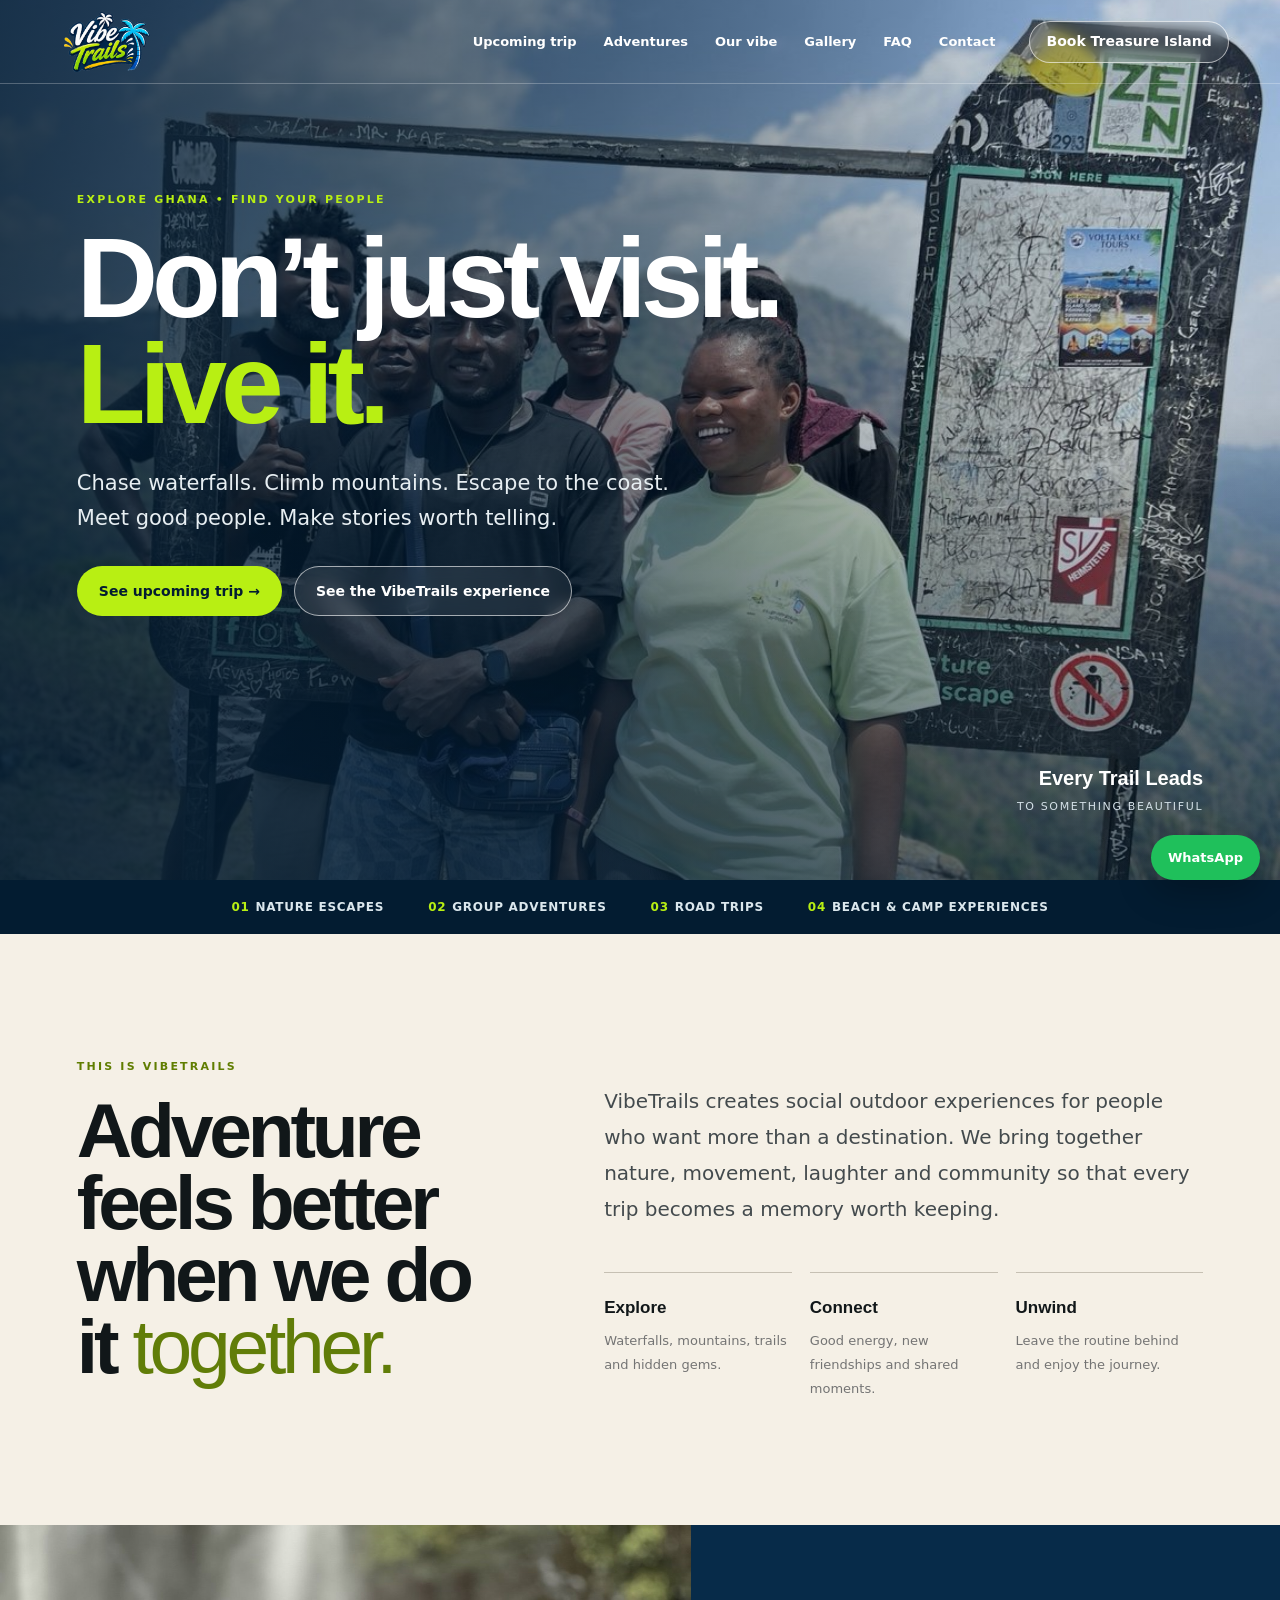
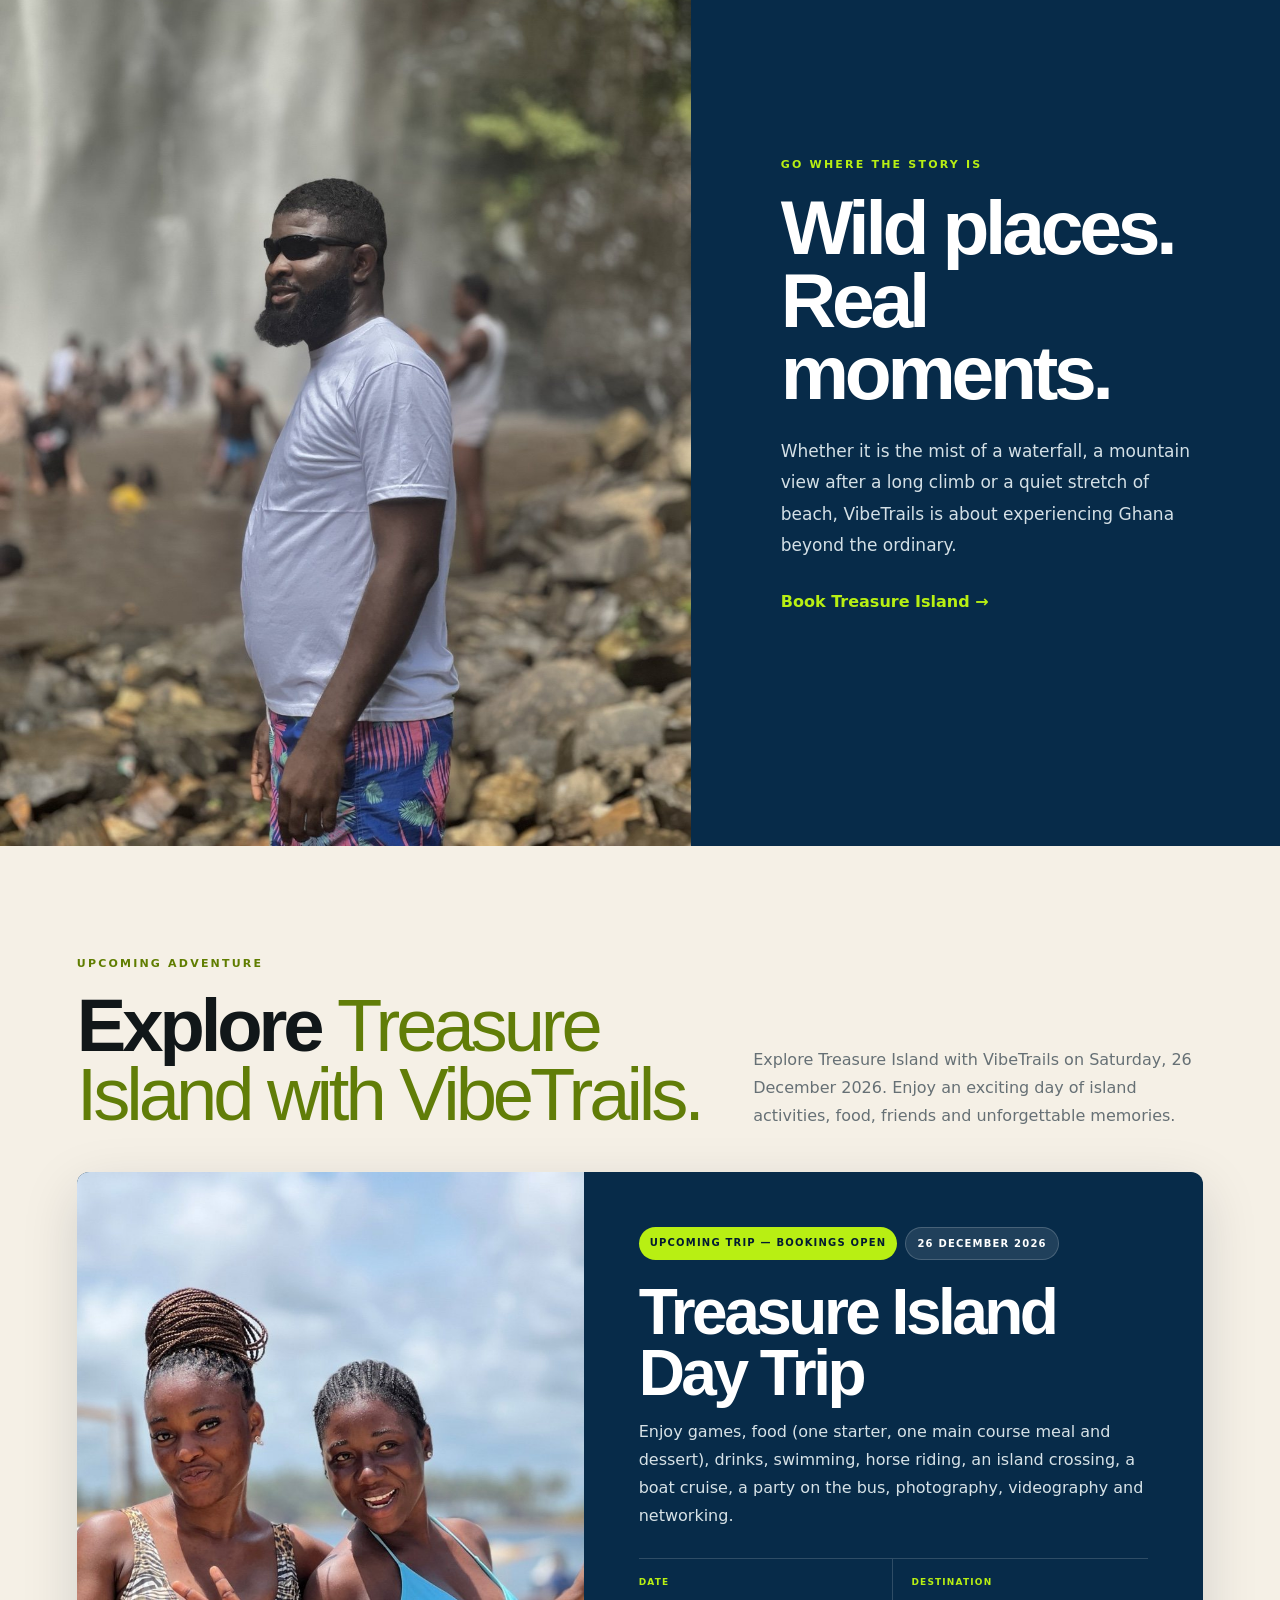
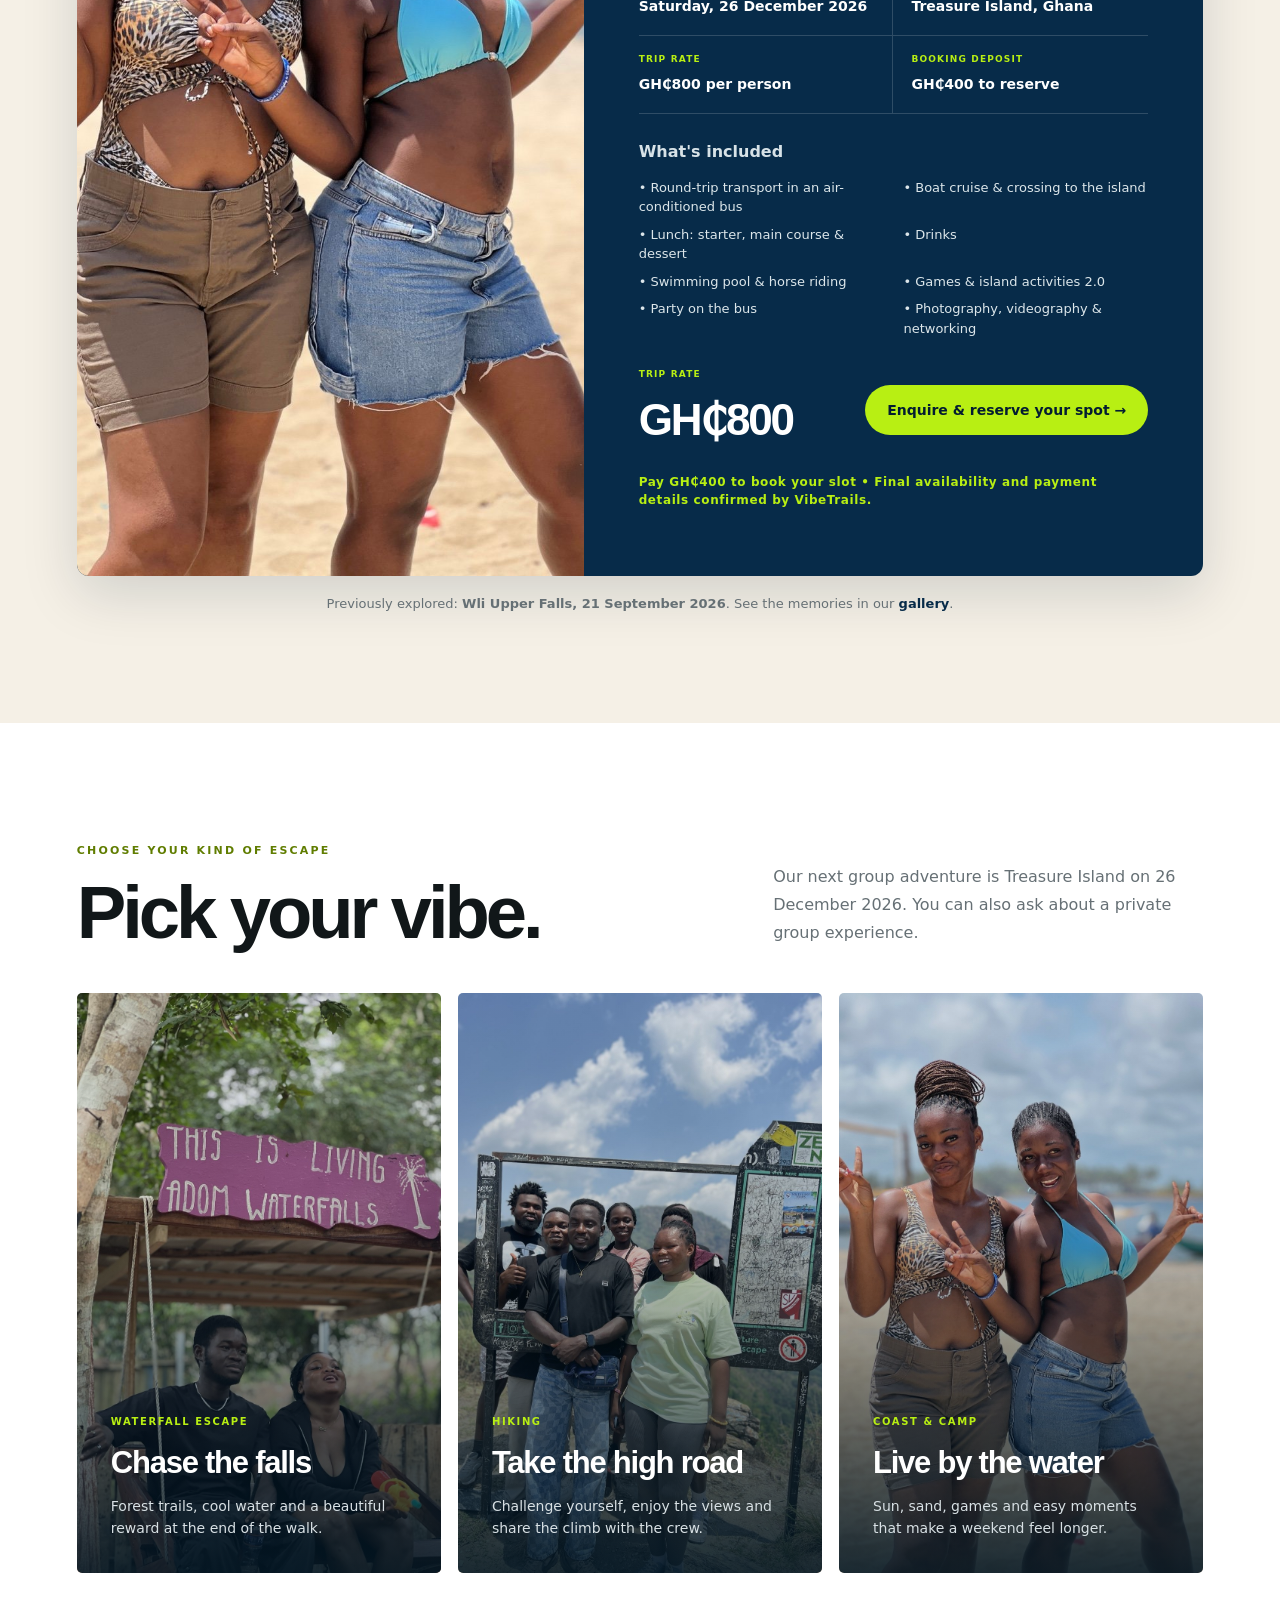
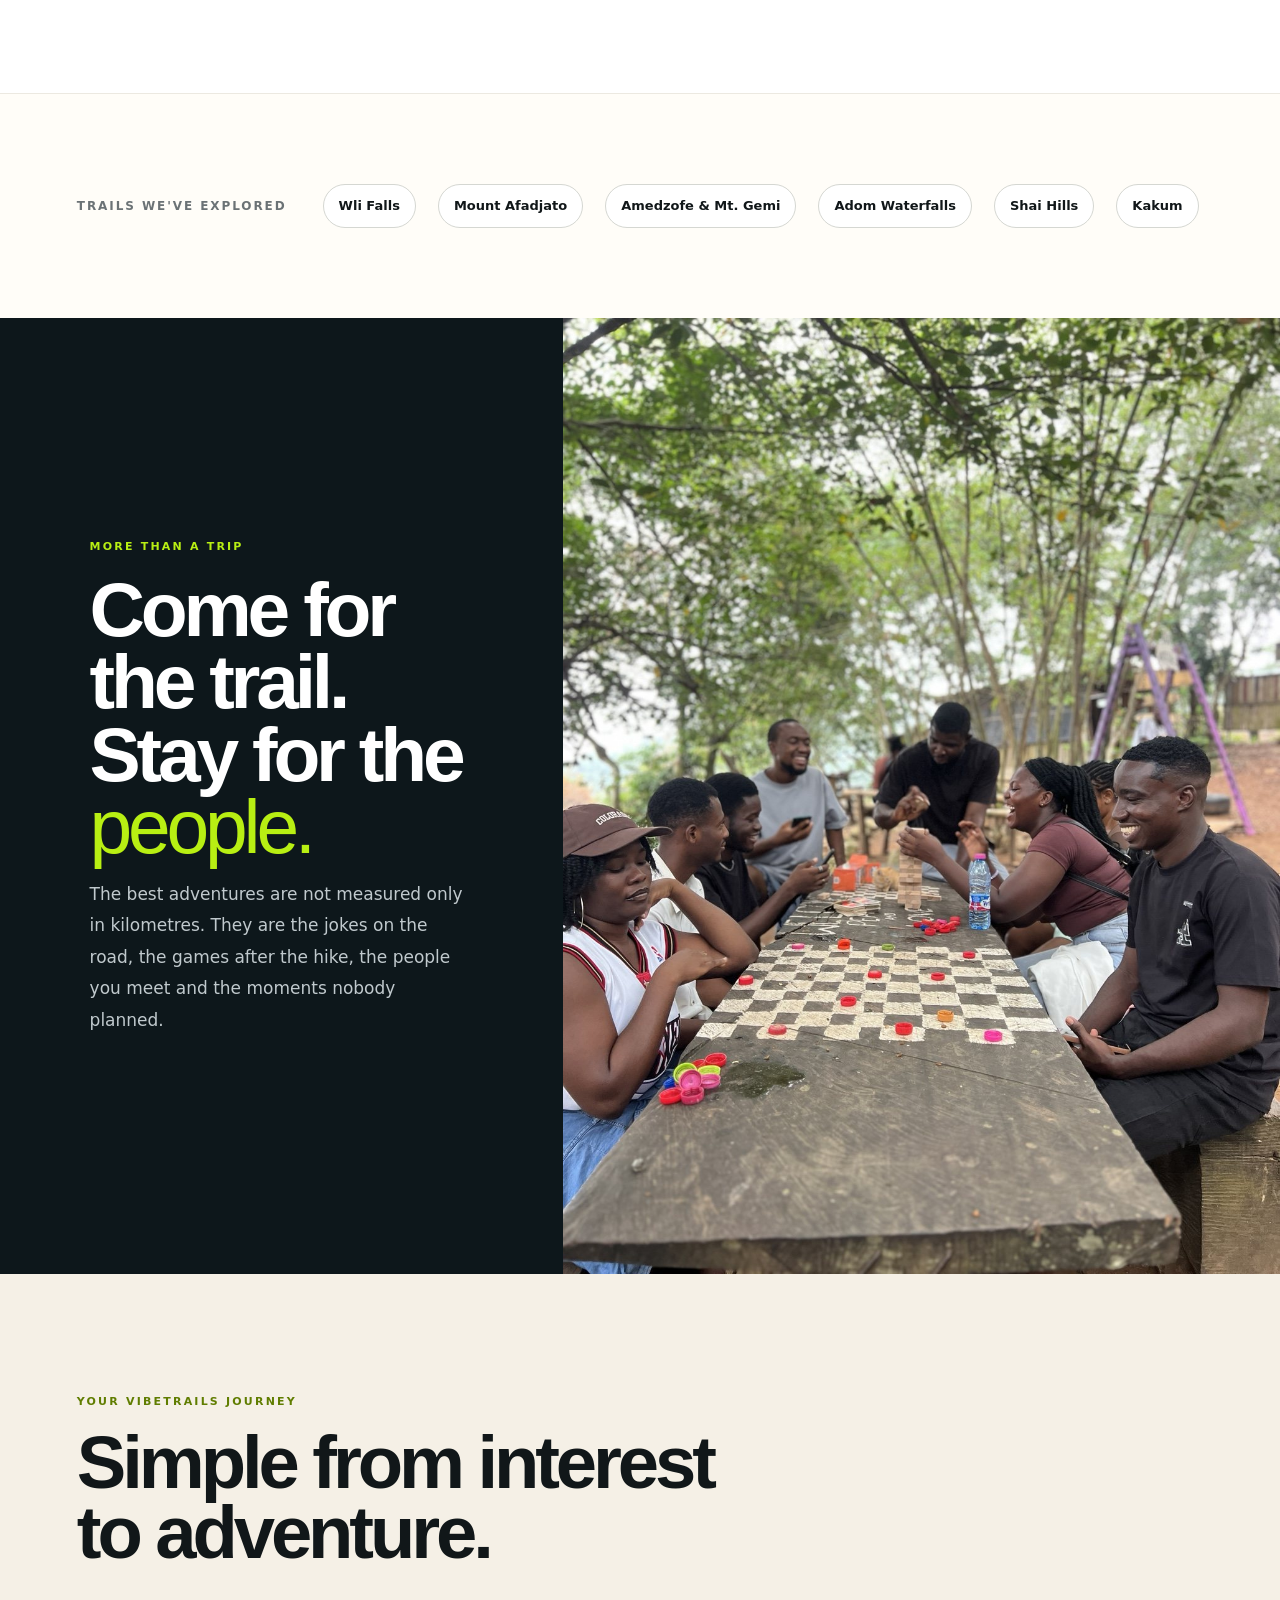
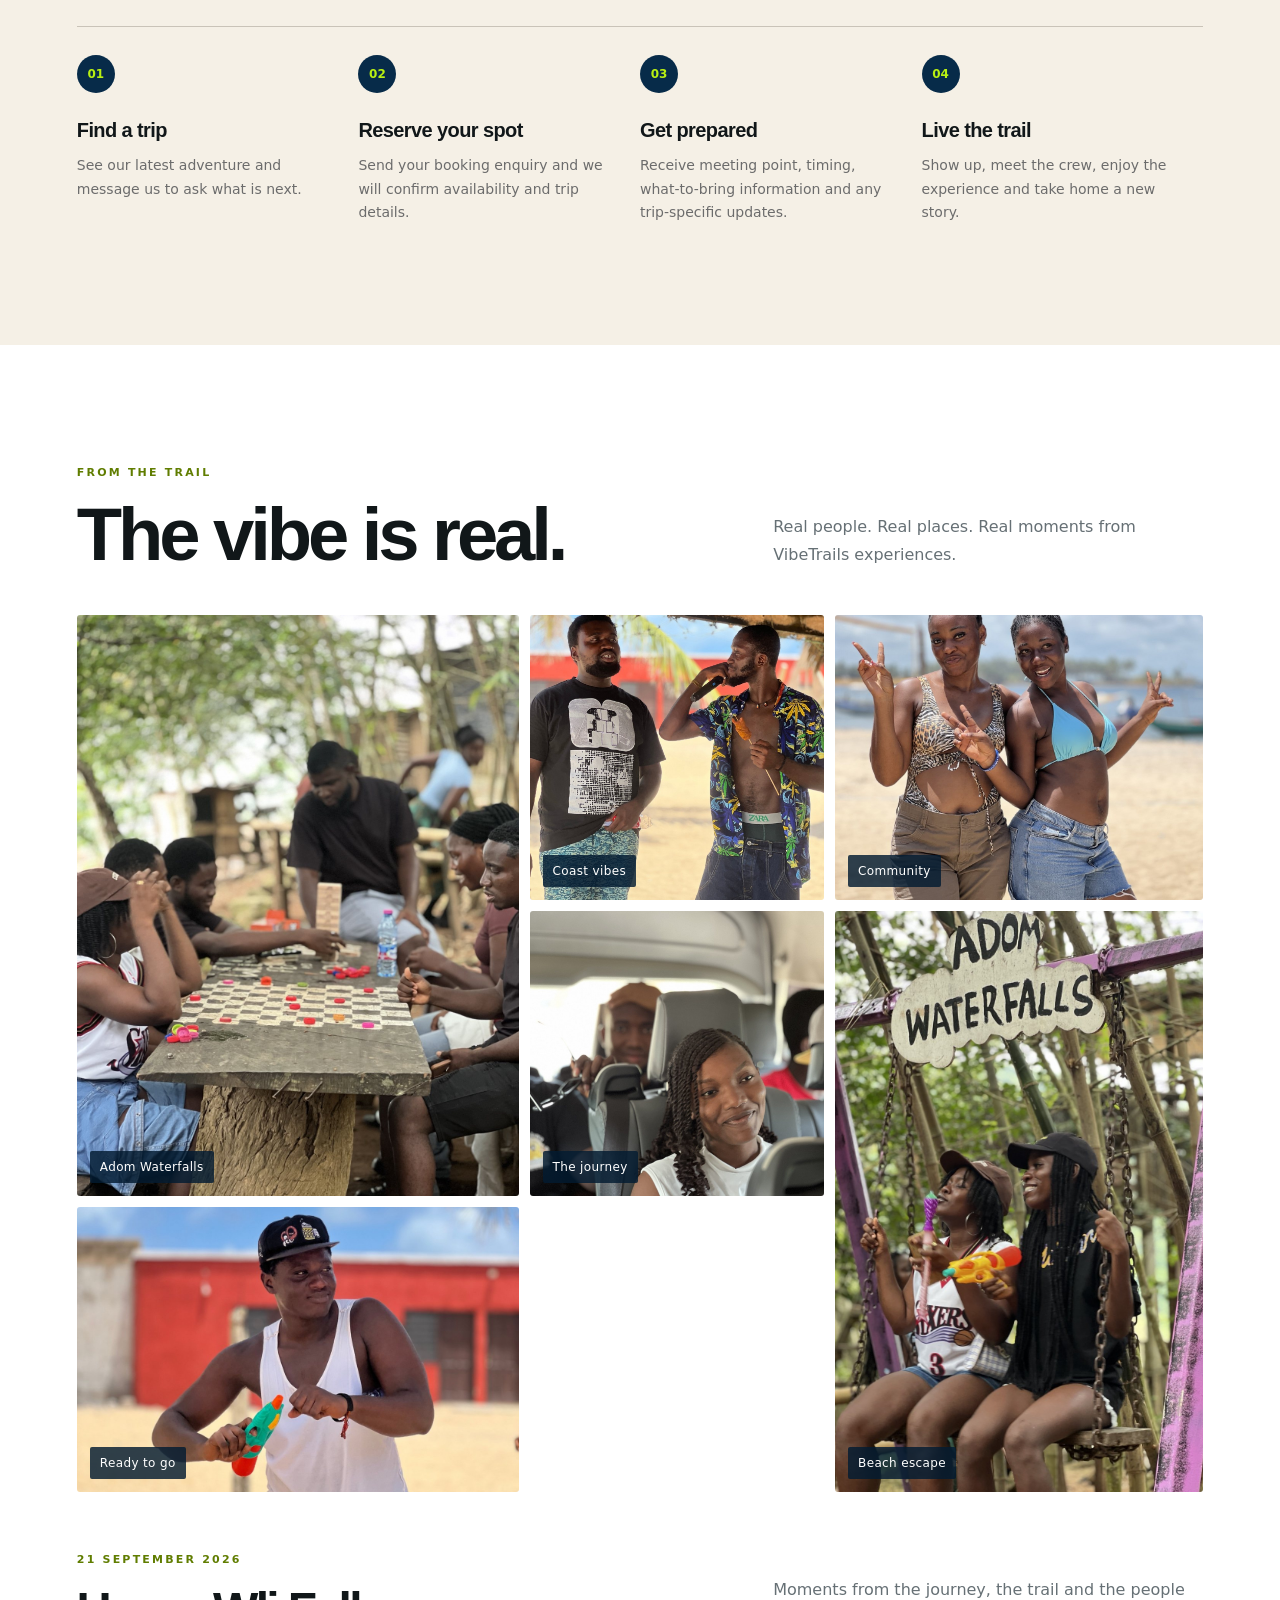
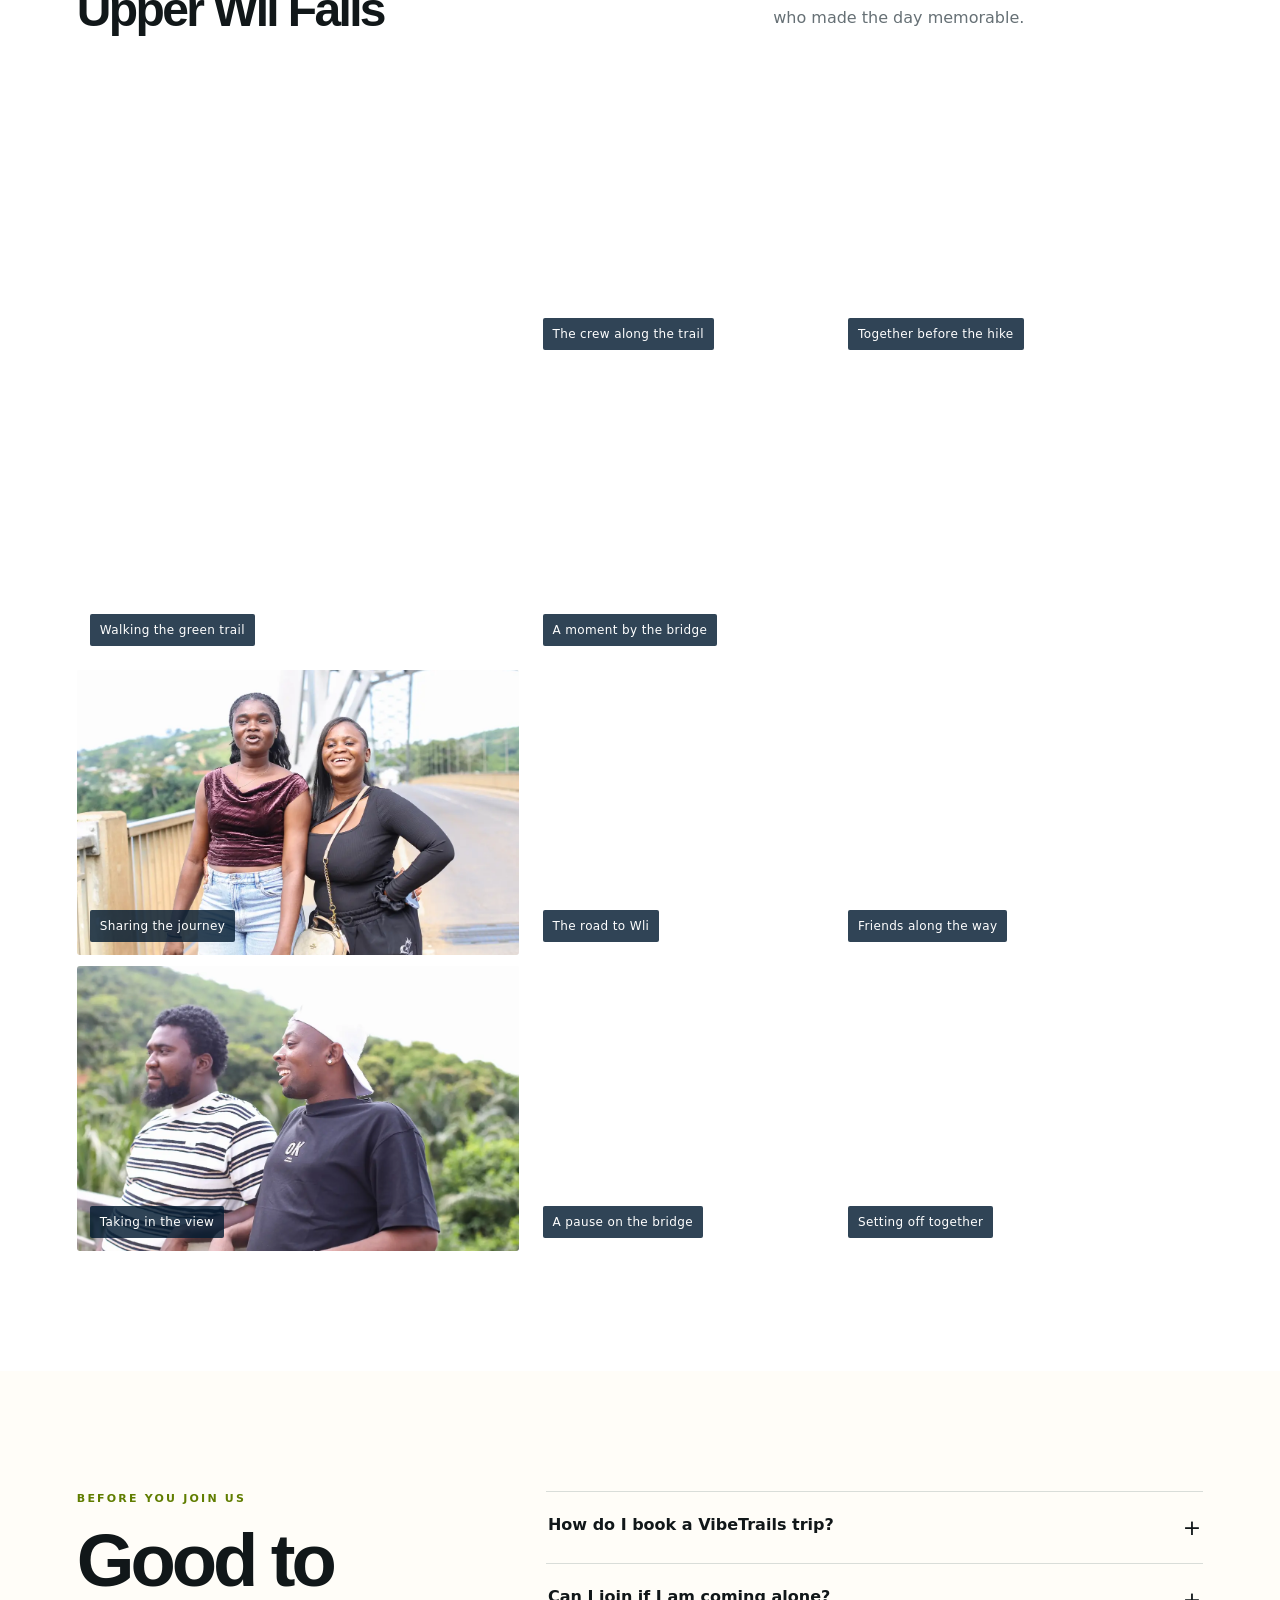
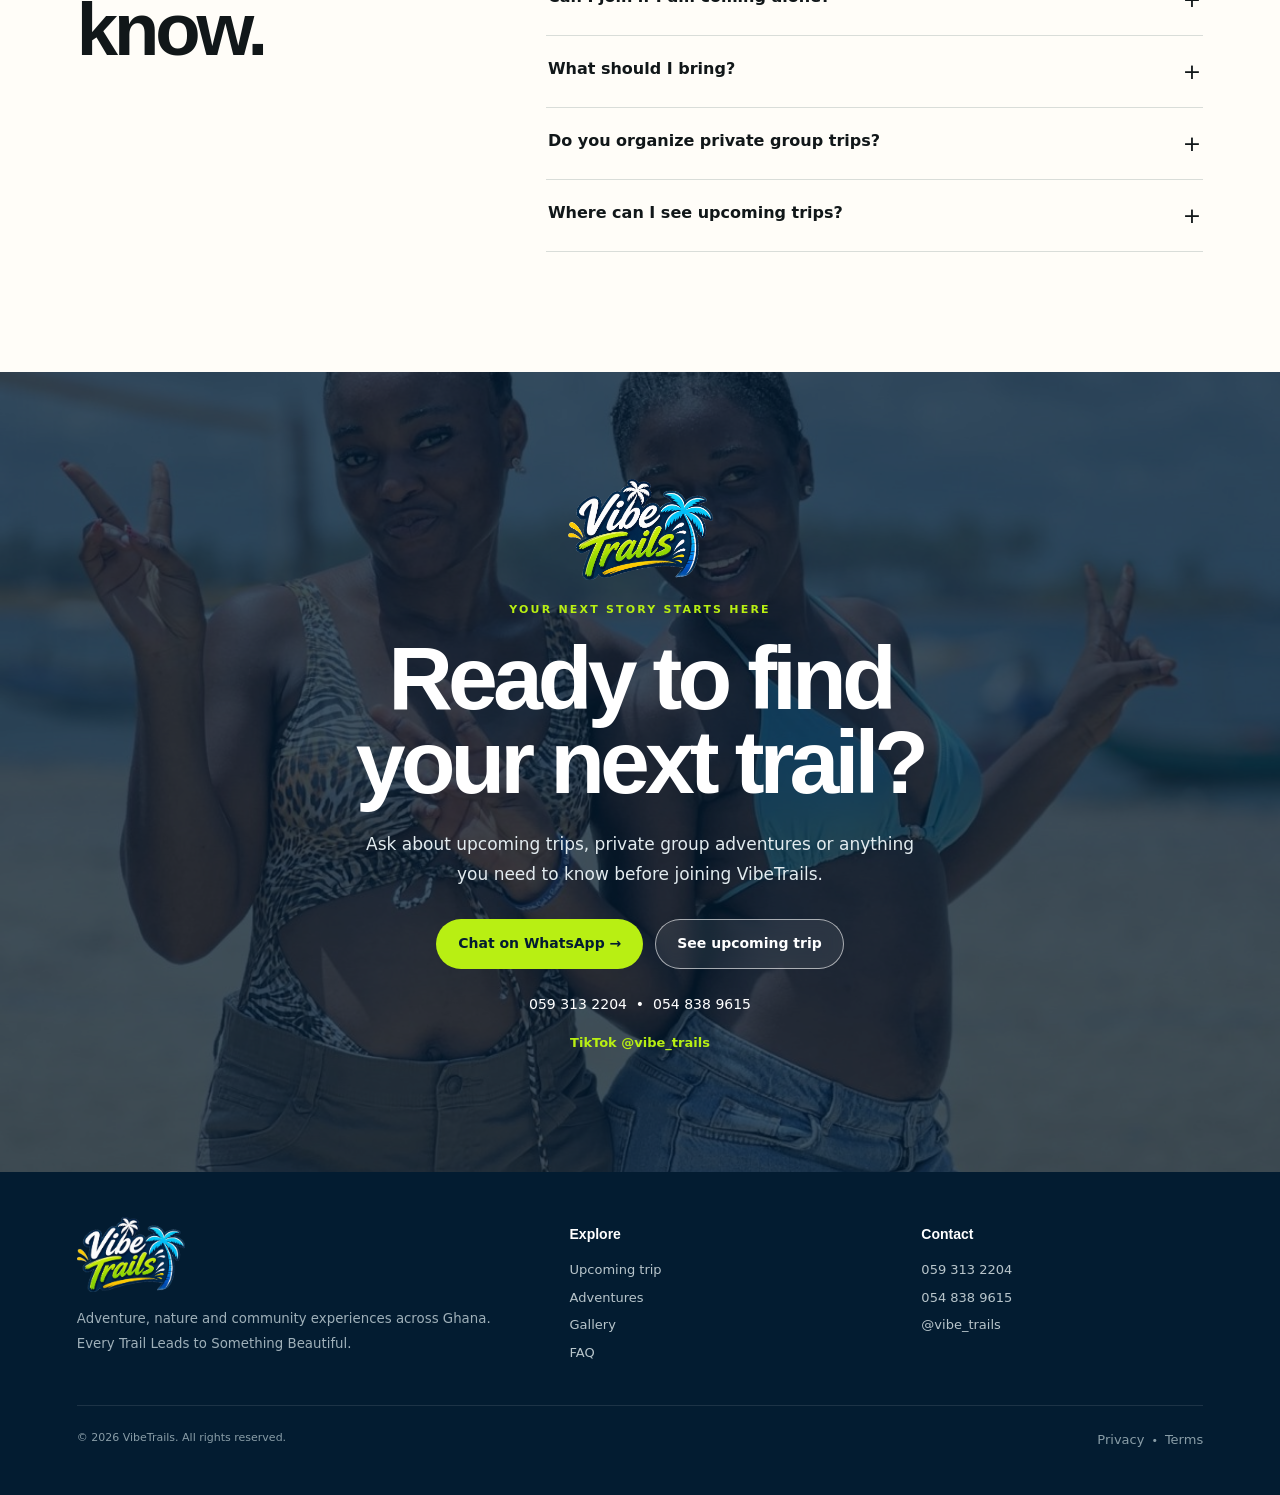
<file: index.html>
<!doctype html><html lang="en"><head><meta charset="utf-8"><meta name="viewport" content="width=device-width,initial-scale=1"><meta name="theme-color" content="#072b49"><title>VibeTrails | Adventure, Nature & Community in Ghana</title><meta name="description" content="Discover Ghana with VibeTrails — waterfalls, hikes, beaches, camping and unforgettable group adventures. Every Trail Leads to Something Beautiful."><link rel="canonical" href="https://vibetrails.org/"><script type="application/ld+json">{"@context":"https://schema.org","@graph":[{"@type":"Organization","@id":"https://vibetrails.org/#organization","name":"VibeTrails","alternateName":["VibeTrails Ghana","VibeTrails Event & Adventure Hub"],"url":"https://vibetrails.org/","logo":"https://vibetrails.org/assets/logo.png","description":"VibeTrails is a Ghanaian event and adventure hub creating group trips, road trips, hiking, waterfall, beach and camping experiences across Ghana.","areaServed":{"@type":"Country","name":"Ghana"},"sameAs":["https://www.tiktok.com/@vibe_trails"],"knowsAbout":["Ghana travel experiences","group adventures","road trips","hiking","waterfalls","beach trips","camping","outdoor experiences"]},{"@type":"WebSite","@id":"https://vibetrails.org/#website","url":"https://vibetrails.org/","name":"VibeTrails","alternateName":"VibeTrails Ghana","description":"Adventure, nature and community experiences across Ghana.","publisher":{"@id":"https://vibetrails.org/#organization"}},{"@type":"WebPage","@id":"https://vibetrails.org/#webpage","url":"https://vibetrails.org/","name":"VibeTrails | Adventure, Nature & Community in Ghana","description":"The official website of VibeTrails, a Ghanaian event and adventure hub.","isPartOf":{"@id":"https://vibetrails.org/#website"},"about":{"@id":"https://vibetrails.org/#organization"}}]}</script><meta property="og:title" content="VibeTrails — Every Trail Leads to Something Beautiful"><meta property="og:description" content="Adventure. Nature. Community. Discover Ghana differently with VibeTrails."><meta property="og:type" content="website"><meta property="og:url" content="https://vibetrails.org/"><meta property="og:image" content="https://vibetrails.org/assets/hero-mountain.jpg"><link rel="icon" href="assets/favicon.png"><link rel="manifest" href="manifest.webmanifest"><link rel="apple-touch-icon" href="assets/icon-192.png"><link rel="stylesheet" href="styles.css"><link rel="stylesheet" href="upcoming.css"></head><body>
<header class="site-header"><div class="inner"><a class="logo-link" href="#top" aria-label="VibeTrails home"><img src="assets/logo.png" alt="VibeTrails logo"></a><nav class="desktop-nav" aria-label="Main navigation"><a href="#upcoming">Upcoming trip</a><a href="#adventures">Adventures</a><a href="#experience">Our vibe</a><a href="#gallery">Gallery</a><a href="#faq">FAQ</a><a href="#contact">Contact</a></nav><a class="btn btn-outline header-cta" href="booking.html?trip=treasure-island">Book Treasure Island</a><button class="menu-toggle" type="button" aria-expanded="false" aria-label="Open menu">☰</button></div></header>
<nav class="mobile-menu" aria-label="Mobile navigation"><a href="#upcoming">Upcoming trip</a><a href="#adventures">Adventures</a><a href="#experience">Our vibe</a><a href="#gallery">Gallery</a><a href="#faq">FAQ</a><a href="#contact">Contact</a><a href="booking.html">Book Treasure Island</a></nav>
<main id="top"><section class="hero"><div class="hero-media"><img src="assets/hero-mountain.jpg" alt="A VibeTrails hiking group enjoying a mountain view"></div><div class="hero-shade"></div><div class="hero-content"><p class="eyebrow light">Explore Ghana • Find your people</p><h1 class="display">Don’t just visit.<br><span>Live it.</span></h1><p class="sub">Chase waterfalls. Climb mountains. Escape to the coast. Meet good people. Make stories worth telling.</p><div class="hero-actions"><a class="btn btn-lime" href="#upcoming">See upcoming trip →</a><a class="btn btn-outline" href="#gallery">See the VibeTrails experience</a></div></div><div class="hero-stamp"><strong>Every Trail Leads</strong><span>to something beautiful</span></div></section>
<div class="trustbar"><div class="wrap"><span><b>01</b>Nature escapes</span><span><b>02</b>Group adventures</span><span><b>03</b>Road trips</span><span><b>04</b>Beach & camp experiences</span></div></div>
<section class="intro" id="experience"><div class="wrap intro-grid"><div><p class="eyebrow">This is VibeTrails</p><h2 class="display">Adventure feels better when we do it <span>together.</span></h2></div><div class="intro-copy"><p class="lead">VibeTrails creates social outdoor experiences for people who want more than a destination. We bring together nature, movement, laughter and community so that every trip becomes a memory worth keeping.</p><div class="pillars"><div class="pillar"><b>Explore</b><span>Waterfalls, mountains, trails and hidden gems.</span></div><div class="pillar"><b>Connect</b><span>Good energy, new friendships and shared moments.</span></div><div class="pillar"><b>Unwind</b><span>Leave the routine behind and enjoy the journey.</span></div></div></div></div></section>
<section class="story-split"><div class="story-photo"><img src="assets/waterfall.jpg" alt="A VibeTrails guest at a waterfall"></div><div class="story-copy"><p class="eyebrow light">Go where the story is</p><h2 class="display">Wild places.<br>Real moments.</h2><p>Whether it is the mist of a waterfall, a mountain view after a long climb or a quiet stretch of beach, VibeTrails is about experiencing Ghana beyond the ordinary.</p><a class="text-link" href="#upcoming">Book Treasure Island →</a></div></section>
<section class="upcoming" id="upcoming"><div class="wrap"><div class="upcoming-head"><div><div class="eyebrow">Upcoming adventure</div><h2 class="display">Explore <span>Treasure Island with VibeTrails.</span></h2></div><p>Explore Treasure Island with VibeTrails on Saturday, 26 December 2026. Enjoy an exciting day of island activities, food, friends and unforgettable memories.</p></div><div class="event-feature"><div class="event-art"><img src="assets/beach-friends.jpg" alt="Friends enjoying a VibeTrails coastal adventure"></div><div class="event-info"><div class="event-kicker"><span class="event-pill">Upcoming trip — bookings open</span><span class="event-pill event-pill-dark">26 December 2026</span></div><h3>Treasure Island Day Trip</h3><p class="event-sub">Enjoy games, food (one starter, one main course meal and dessert), drinks, swimming, horse riding, an island crossing, a boat cruise, a party on the bus, photography, videography and networking.</p><div class="event-facts"><div class="fact"><small>Date</small><strong>Saturday, 26 December 2026</strong></div><div class="fact"><small>Destination</small><strong>Treasure Island, Ghana</strong></div><div class="fact"><small>Trip rate</small><strong>GH₵800 per person</strong></div><div class="fact"><small>Booking deposit</small><strong>GH₵400 to reserve</strong></div></div><p class="event-sub" style="margin-bottom:12px"><strong>What's included</strong></p><div class="included"><span>• Round-trip transport in an air-conditioned bus</span><span>• Boat cruise &amp; crossing to the island</span><span>• Lunch: starter, main course &amp; dessert</span><span>• Drinks</span><span>• Swimming pool &amp; horse riding</span><span>• Games &amp; island activities 2.0</span><span>• Party on the bus</span><span>• Photography, videography &amp; networking</span></div><div class="price-row"><div class="price"><small>Trip rate</small><strong>GH₵800</strong></div><a class="btn btn-lime" href="booking.html?trip=treasure-island">Enquire &amp; reserve your spot →</a></div><p class="countdown">Pay GH₵400 to book your slot • Final availability and payment details confirmed by VibeTrails.</p></div></div><div class="events-note">Previously explored: <strong>Wli Upper Falls, 21 September 2026</strong>. See the memories in our <a href="#gallery">gallery</a>.</div></div></section>
<section class="adventures" id="adventures"><div class="wrap"><div class="section-head"><div><p class="eyebrow">Choose your kind of escape</p><h2 class="display">Pick your vibe.</h2></div><p>Our next group adventure is Treasure Island on 26 December 2026. You can also ask about a private group experience.</p></div><div class="adventure-grid"><article class="adventure-card"><img src="assets/adom-sign.jpg" alt="Guests at Adom Waterfalls"><div class="card-copy"><span class="tag">Waterfall escape</span><h3>Chase the falls</h3><p>Forest trails, cool water and a beautiful reward at the end of the walk.</p></div></article><article class="adventure-card"><img src="assets/hero-mountain.jpg" alt="VibeTrails mountain hike"><div class="card-copy"><span class="tag">Hiking</span><h3>Take the high road</h3><p>Challenge yourself, enjoy the views and share the climb with the crew.</p></div></article><article class="adventure-card"><img src="assets/beach-friends.jpg" alt="Friends on a VibeTrails beach trip"><div class="card-copy"><span class="tag">Coast & camp</span><h3>Live by the water</h3><p>Sun, sand, games and easy moments that make a weekend feel longer.</p></div></article></div></div></section>
<section class="past-trails"><div class="wrap trail-row"><span class="label">Trails we've explored</span><span class="trail-chip">Wli Falls</span><span class="trail-chip">Mount Afadjato</span><span class="trail-chip">Amedzofe & Mt. Gemi</span><span class="trail-chip">Adom Waterfalls</span><span class="trail-chip">Shai Hills</span><span class="trail-chip">Kakum</span></div></section>
<section class="community"><div class="community-grid"><div class="community-copy"><p class="eyebrow light">More than a trip</p><h2 class="display">Come for the trail.<br>Stay for the <span>people.</span></h2><p>The best adventures are not measured only in kilometres. They are the jokes on the road, the games after the hike, the people you meet and the moments nobody planned.</p></div><div class="community-photo"><img src="assets/community-games.jpg" alt="VibeTrails guests playing games together"></div></div></section>
<section class="journey"><div class="wrap"><p class="eyebrow">Your VibeTrails journey</p><h2 class="display">Simple from interest to adventure.</h2><div class="steps"><div class="step"><span class="num">01</span><h3>Find a trip</h3><p>See our latest adventure and message us to ask what is next.</p></div><div class="step"><span class="num">02</span><h3>Reserve your spot</h3><p>Send your booking enquiry and we will confirm availability and trip details.</p></div><div class="step"><span class="num">03</span><h3>Get prepared</h3><p>Receive meeting point, timing, what-to-bring information and any trip-specific updates.</p></div><div class="step"><span class="num">04</span><h3>Live the trail</h3><p>Show up, meet the crew, enjoy the experience and take home a new story.</p></div></div></div></section>
<section class="gallery" id="gallery"><div class="wrap"><div class="section-head"><div><p class="eyebrow">From the trail</p><h2 class="display">The vibe is real.</h2></div><p>Real people. Real places. Real moments from VibeTrails experiences.</p></div><div class="gallery-grid"><figure><img src="assets/adom-swing.jpg" alt="Friends enjoying a swing at Adom Waterfalls"><figcaption>Adom Waterfalls</figcaption></figure><figure><img src="assets/beach-hosts.jpg" alt="Friends enjoying a VibeTrails beach experience"><figcaption>Coast vibes</figcaption></figure><figure><img src="assets/community-table.jpg" alt="Group playing games around a table"><figcaption>Community</figcaption></figure><figure><img src="assets/road-trip.jpg" alt="VibeTrails guests travelling together"><figcaption>The journey</figcaption></figure><figure><img src="assets/beach-fun.jpg" alt="VibeTrails guest enjoying the beach"><figcaption>Beach escape</figcaption></figure><figure><img src="assets/city-departure.jpg" alt="VibeTrails travellers at a departure point"><figcaption>Ready to go</figcaption></figure></div><div class="section-head" style="margin-top:60px"><div><p class="eyebrow">21 September 2026</p><h3 class="display" style="font-size:clamp(30px,4vw,48px)">Upper Wli Falls</h3></div><p>Moments from the journey, the trail and the people who made the day memorable.</p></div><div class="gallery-grid"><figure><img src="assets/upper-wli-2026/img_5352.webp" alt="Walking the green trail on the VibeTrails Upper Wli Falls trip" loading="lazy" decoding="async"><figcaption>Walking the green trail</figcaption></figure><figure><img src="assets/upper-wli-2026/img_5357.webp" alt="The crew along the trail on the VibeTrails Upper Wli Falls trip" loading="lazy" decoding="async"><figcaption>The crew along the trail</figcaption></figure><figure><img src="assets/upper-wli-2026/img_5355.webp" alt="Together before the hike on the VibeTrails Upper Wli Falls trip" loading="lazy" decoding="async"><figcaption>Together before the hike</figcaption></figure><figure><img src="assets/upper-wli-2026/img_5333.webp" alt="A moment by the bridge on the VibeTrails Upper Wli Falls trip" loading="lazy" decoding="async"><figcaption>A moment by the bridge</figcaption></figure><figure><img src="assets/upper-wli-2026/img_5322.webp" alt="Friends along the way on the VibeTrails Upper Wli Falls trip" loading="lazy" decoding="async"><figcaption>Friends along the way</figcaption></figure><figure><img src="assets/upper-wli-2026/img_5328.webp" alt="Sharing the journey on the VibeTrails Upper Wli Falls trip" loading="lazy" decoding="async"><figcaption>Sharing the journey</figcaption></figure><figure><img src="assets/upper-wli-2026/img_5321.webp" alt="The road to Wli on the VibeTrails Upper Wli Falls trip" loading="lazy" decoding="async"><figcaption>The road to Wli</figcaption></figure><figure><img src="assets/upper-wli-2026/img_5331.webp" alt="Taking in the view on the VibeTrails Upper Wli Falls trip" loading="lazy" decoding="async"><figcaption>Taking in the view</figcaption></figure><figure><img src="assets/upper-wli-2026/img_5330.webp" alt="A pause on the bridge on the VibeTrails Upper Wli Falls trip" loading="lazy" decoding="async"><figcaption>A pause on the bridge</figcaption></figure><figure><img src="assets/upper-wli-2026/img_5347.webp" alt="Setting off together on the VibeTrails Upper Wli Falls trip" loading="lazy" decoding="async"><figcaption>Setting off together</figcaption></figure></div></div></section>
<section class="faq" id="faq"><div class="wrap faq-grid"><div><p class="eyebrow">Before you join us</p><h2 class="display">Good to know.</h2></div><div class="accordion"><div class="faq-item"><button class="faq-q" aria-expanded="false"><span>How do I book a VibeTrails trip?</span><span>+</span></button><div class="faq-a"><p>Use the <a href="booking.html">booking page</a> or message VibeTrails on WhatsApp. We will confirm the trip, available spaces, price and payment instructions directly with you.</p></div></div><div class="faq-item"><button class="faq-q" aria-expanded="false"><span>Can I join if I am coming alone?</span><span>+</span></button><div class="faq-a"><p>Yes. VibeTrails is built around community, so solo guests are welcome. Many experiences are designed to make it easy to meet and enjoy the day with others.</p></div></div><div class="faq-item"><button class="faq-q" aria-expanded="false"><span>What should I bring?</span><span>+</span></button><div class="faq-a"><p>It depends on the adventure. Once your booking is confirmed, we will send the trip-specific essentials, dress guidance, meeting information and any other preparation notes.</p></div></div><div class="faq-item"><button class="faq-q" aria-expanded="false"><span>Do you organize private group trips?</span><span>+</span></button><div class="faq-a"><p>Yes. You can contact us with your group size, preferred type of adventure and date, and we can discuss a suitable VibeTrails experience.</p></div></div><div class="faq-item"><button class="faq-q" aria-expanded="false"><span>Where can I see upcoming trips?</span><span>+</span></button><div class="faq-a"><p>Follow @vibe_trails on TikTok and contact us on WhatsApp for the latest trip announcements and booking availability.</p></div></div></div></div></section>
<section class="contact" id="contact"><div class="contact-bg"><img src="assets/beach-friends.jpg" alt="VibeTrails beach adventure"></div><div class="contact-shade"></div><div class="contact-content"><img class="contact-logo" src="assets/logo.png" alt="VibeTrails"><p class="eyebrow light">Your next story starts here</p><h2 class="display">Ready to find<br>your next trail?</h2><p class="contact-copy">Ask about upcoming trips, private group adventures or anything you need to know before joining VibeTrails.</p><div class="contact-actions"><a class="btn btn-lime" href="https://wa.me/233593132204?text=Hi%20VibeTrails%2C%20I%27d%20like%20to%20know%20about%20your%20next%20adventure." target="_blank" rel="noopener">Chat on WhatsApp →</a><a class="btn btn-outline" href="#upcoming">See upcoming trip</a></div><p class="contact-numbers"><a href="tel:+233593132204">059 313 2204</a> &nbsp;•&nbsp; <a href="tel:+233548389615">054 838 9615</a></p><p class="social-line"><a href="https://www.tiktok.com/@vibe_trails" target="_blank" rel="noopener">TikTok @vibe_trails</a></p></div></section></main>
<footer class="footer"><div class="wrap"><div class="footer-grid"><div><img class="footer-logo" src="assets/logo.png" alt="VibeTrails"><small>Adventure, nature and community experiences across Ghana.<br>Every Trail Leads to Something Beautiful.</small></div><div><h4>Explore</h4><a href="#upcoming">Upcoming trip</a><a href="#adventures">Adventures</a><a href="#gallery">Gallery</a><a href="#faq">FAQ</a></div><div><h4>Contact</h4><a href="tel:+233593132204">059 313 2204</a><a href="tel:+233548389615">054 838 9615</a><a href="https://www.tiktok.com/@vibe_trails" target="_blank" rel="noopener">@vibe_trails</a></div></div><div class="footer-bottom"><span>© 2026 VibeTrails. All rights reserved.</span><span><a href="privacy.html" style="display:inline;margin:0;color:inherit">Privacy</a> &nbsp;•&nbsp; <a href="terms.html" style="display:inline;margin:0;color:inherit">Terms</a></span></div></div></footer><a class="whatsapp-float" href="https://wa.me/233593132204?text=Hi%20VibeTrails%2C%20tell%20me%20about%20your%20next%20trip." target="_blank" rel="noopener" aria-label="Chat with VibeTrails on WhatsApp">WhatsApp</a><script src="script.js"></script></body></html>
</file>
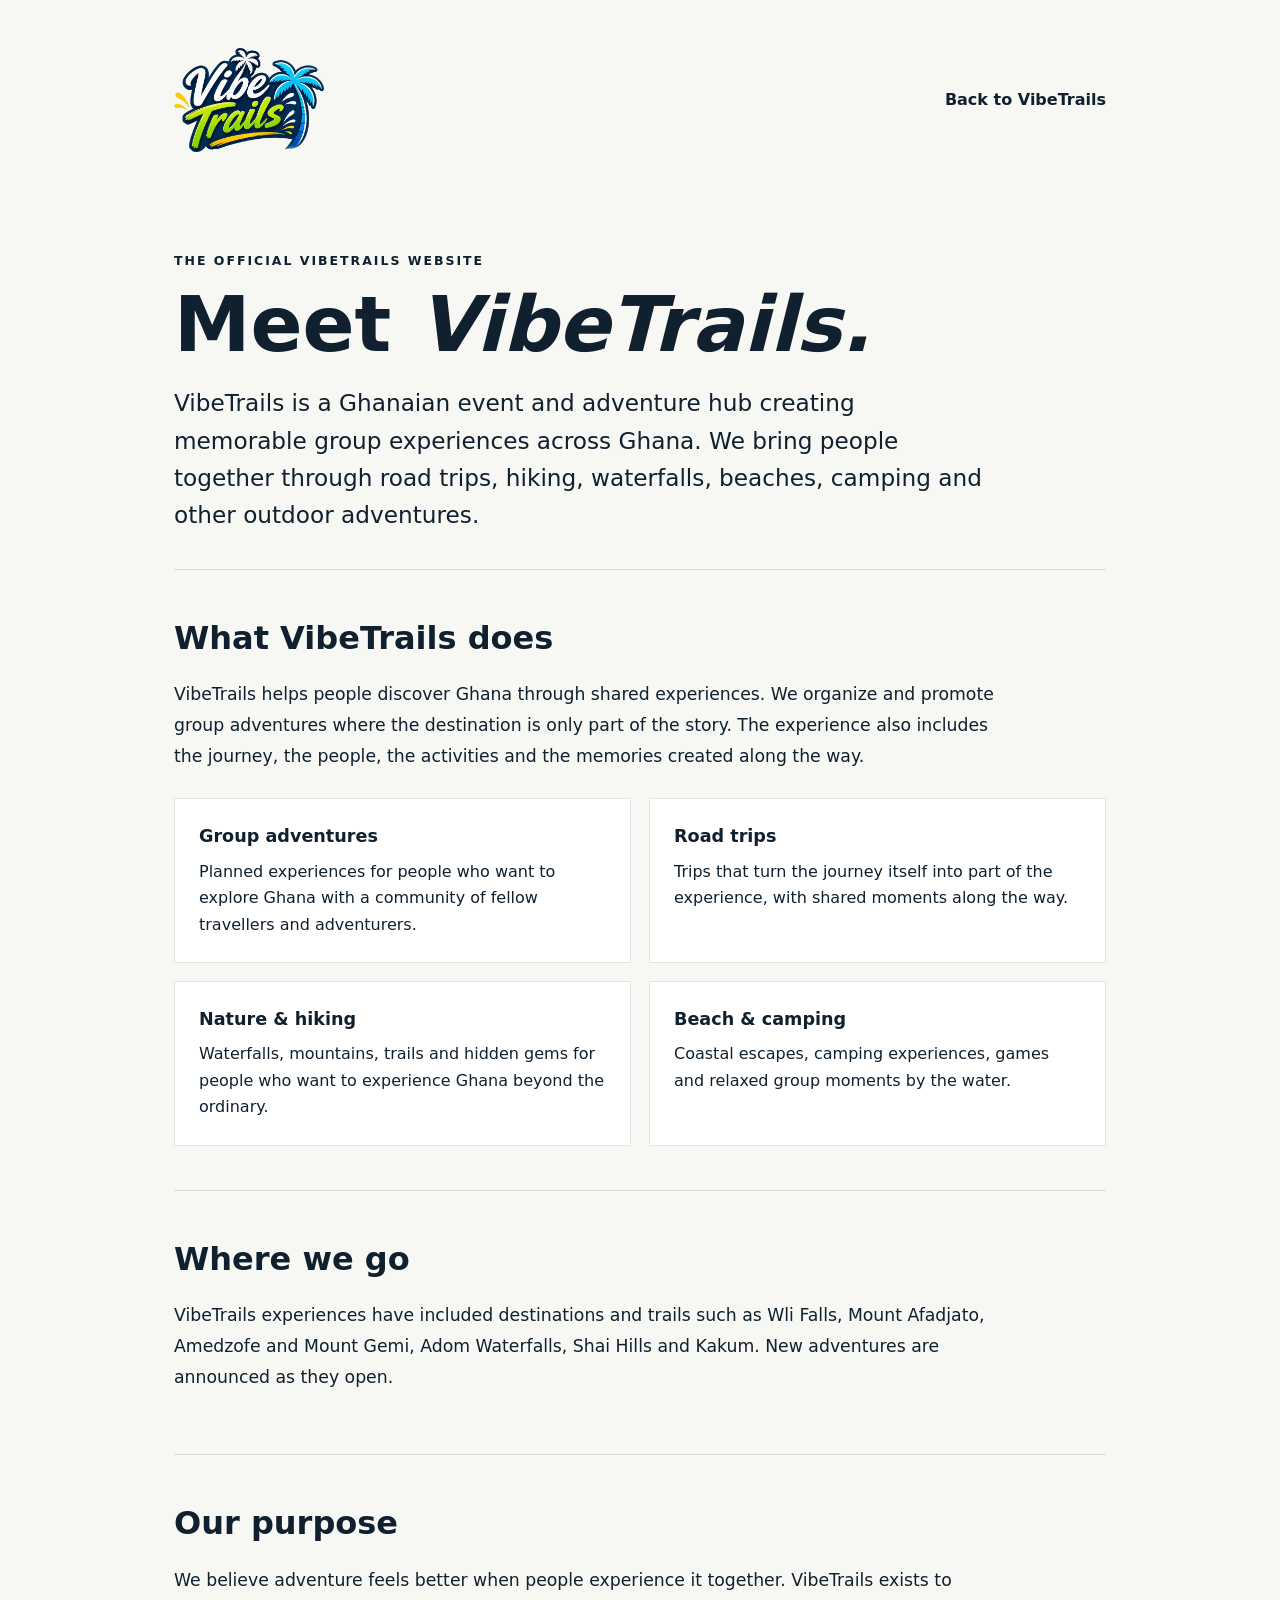
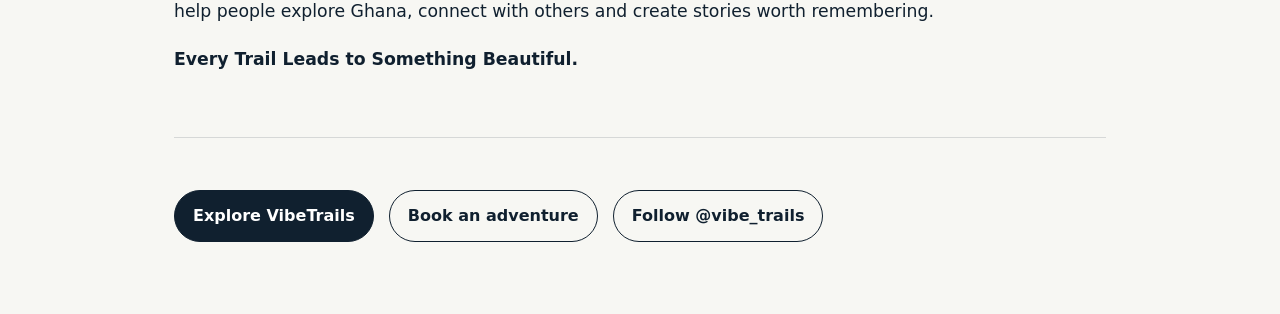
<file: about.html>
<!doctype html>
<html lang="en">
<head>
  <meta charset="utf-8">
  <meta name="viewport" content="width=device-width,initial-scale=1">
  <title>About VibeTrails | Ghanaian Event & Adventure Hub</title>
  <meta name="description" content="VibeTrails is a Ghanaian event and adventure hub creating group trips, road trips, hiking, waterfalls, beach and camping experiences across Ghana. Every Trail Leads to Something Beautiful.">
  <link rel="canonical" href="https://vibetrails.org/about.html">
  <meta property="og:title" content="About VibeTrails | Ghanaian Event & Adventure Hub">
  <meta property="og:description" content="Learn about VibeTrails, a Ghanaian event and adventure hub creating memorable group experiences across Ghana.">
  <meta property="og:type" content="website">
  <meta property="og:url" content="https://vibetrails.org/about.html">
  <meta property="og:image" content="https://vibetrails.org/assets/hero-mountain.jpg">
  <link rel="icon" href="assets/favicon.png">
  <link rel="stylesheet" href="styles.css">
  <style>
    .about-page{min-height:100vh;background:#f7f7f3;color:#10202f}
    .about-wrap{max-width:980px;margin:0 auto;padding:48px 24px 72px}
    .about-top{display:flex;align-items:center;justify-content:space-between;gap:20px;margin-bottom:56px}
    .about-top img{width:150px;height:auto}
    .about-top a{color:#10202f;text-decoration:none;font-weight:700}
    .about-hero{padding:44px 0 36px;border-bottom:1px solid rgba(16,32,47,.14)}
    .about-eyebrow{font-size:.78rem;letter-spacing:.16em;text-transform:uppercase;font-weight:800;margin:0 0 16px}
    .about-page h1{font-size:clamp(2.4rem,6vw,5rem);line-height:.98;margin:0 0 22px;max-width:850px}
    .about-page h1 span{font-style:italic}
    .about-lead{font-size:clamp(1.15rem,2.5vw,1.45rem);line-height:1.6;max-width:820px;margin:0}
    .about-section{padding:44px 0;border-bottom:1px solid rgba(16,32,47,.14)}
    .about-section h2{font-size:2rem;margin:0 0 16px}
    .about-section p{font-size:1.08rem;line-height:1.8;max-width:820px}
    .about-grid{display:grid;grid-template-columns:repeat(2,minmax(0,1fr));gap:18px;margin-top:26px}
    .about-card{padding:24px;border:1px solid rgba(16,32,47,.12);background:#fff}
    .about-card h3{margin:0 0 9px;font-size:1.1rem}
    .about-card p{font-size:1rem;line-height:1.65;margin:0}
    .about-cta{padding-top:44px}
    .about-cta a{display:inline-block;margin:8px 10px 0 0;padding:13px 18px;border-radius:999px;text-decoration:none;font-weight:800;border:1px solid #10202f;color:#10202f}
    .about-cta a.primary{background:#10202f;color:#fff}
    @media(max-width:680px){.about-wrap{padding:28px 18px 54px}.about-top{margin-bottom:28px}.about-top img{width:125px}.about-grid{grid-template-columns:1fr}.about-section{padding:34px 0}}
  </style>
  <script type="application/ld+json">
  {
    "@context":"https://schema.org",
    "@graph":[
      {
        "@type":"Organization",
        "@id":"https://vibetrails.org/#organization",
        "name":"VibeTrails",
        "url":"https://vibetrails.org/",
        "logo":"https://vibetrails.org/assets/logo.png",
        "description":"VibeTrails is a Ghanaian event and adventure hub creating group trips, road trips, hiking, waterfall, beach and camping experiences across Ghana.",
        "areaServed":{"@type":"Country","name":"Ghana"},
        "sameAs":["https://www.tiktok.com/@vibe_trails"],
        "knowsAbout":["Ghana travel experiences","group adventures","road trips","hiking","waterfalls","beach trips","camping","outdoor experiences","events"]
      },
      {
        "@type":"WebSite",
        "@id":"https://vibetrails.org/#website",
        "url":"https://vibetrails.org/",
        "name":"VibeTrails",
        "description":"Adventure, nature and community experiences across Ghana.",
        "publisher":{"@id":"https://vibetrails.org/#organization"}
      },
      {
        "@type":"WebPage",
        "@id":"https://vibetrails.org/about.html#webpage",
        "url":"https://vibetrails.org/about.html",
        "name":"About VibeTrails | Ghanaian Event & Adventure Hub",
        "description":"Official information about VibeTrails, a Ghanaian event and adventure hub.",
        "isPartOf":{"@id":"https://vibetrails.org/#website"},
        "about":{"@id":"https://vibetrails.org/#organization"}
      }
    ]
  }
  </script>
</head>
<body>
  <main class="about-page">
    <div class="about-wrap">
      <header class="about-top">
        <a href="/" aria-label="VibeTrails home"><img src="assets/logo.png" alt="VibeTrails"></a>
        <a href="/">Back to VibeTrails</a>
      </header>

      <section class="about-hero">
        <p class="about-eyebrow">The official VibeTrails website</p>
        <h1>Meet <span>VibeTrails.</span></h1>
        <p class="about-lead">VibeTrails is a Ghanaian event and adventure hub creating memorable group experiences across Ghana. We bring people together through road trips, hiking, waterfalls, beaches, camping and other outdoor adventures.</p>
      </section>

      <section class="about-section">
        <h2>What VibeTrails does</h2>
        <p>VibeTrails helps people discover Ghana through shared experiences. We organize and promote group adventures where the destination is only part of the story. The experience also includes the journey, the people, the activities and the memories created along the way.</p>
        <div class="about-grid">
          <article class="about-card"><h3>Group adventures</h3><p>Planned experiences for people who want to explore Ghana with a community of fellow travellers and adventurers.</p></article>
          <article class="about-card"><h3>Road trips</h3><p>Trips that turn the journey itself into part of the experience, with shared moments along the way.</p></article>
          <article class="about-card"><h3>Nature & hiking</h3><p>Waterfalls, mountains, trails and hidden gems for people who want to experience Ghana beyond the ordinary.</p></article>
          <article class="about-card"><h3>Beach & camping</h3><p>Coastal escapes, camping experiences, games and relaxed group moments by the water.</p></article>
        </div>
      </section>

      <section class="about-section">
        <h2>Where we go</h2>
        <p>VibeTrails experiences have included destinations and trails such as Wli Falls, Mount Afadjato, Amedzofe and Mount Gemi, Adom Waterfalls, Shai Hills and Kakum. New adventures are announced as they open.</p>
      </section>

      <section class="about-section">
        <h2>Our purpose</h2>
        <p>We believe adventure feels better when people experience it together. VibeTrails exists to help people explore Ghana, connect with others and create stories worth remembering.</p>
        <p><strong>Every Trail Leads to Something Beautiful.</strong></p>
      </section>

      <section class="about-cta">
        <a class="primary" href="/">Explore VibeTrails</a>
        <a href="/booking.html">Book an adventure</a>
        <a href="https://www.tiktok.com/@vibe_trails" target="_blank" rel="noopener">Follow @vibe_trails</a>
      </section>
    </div>
  </main>
</body>
</html>
</file>
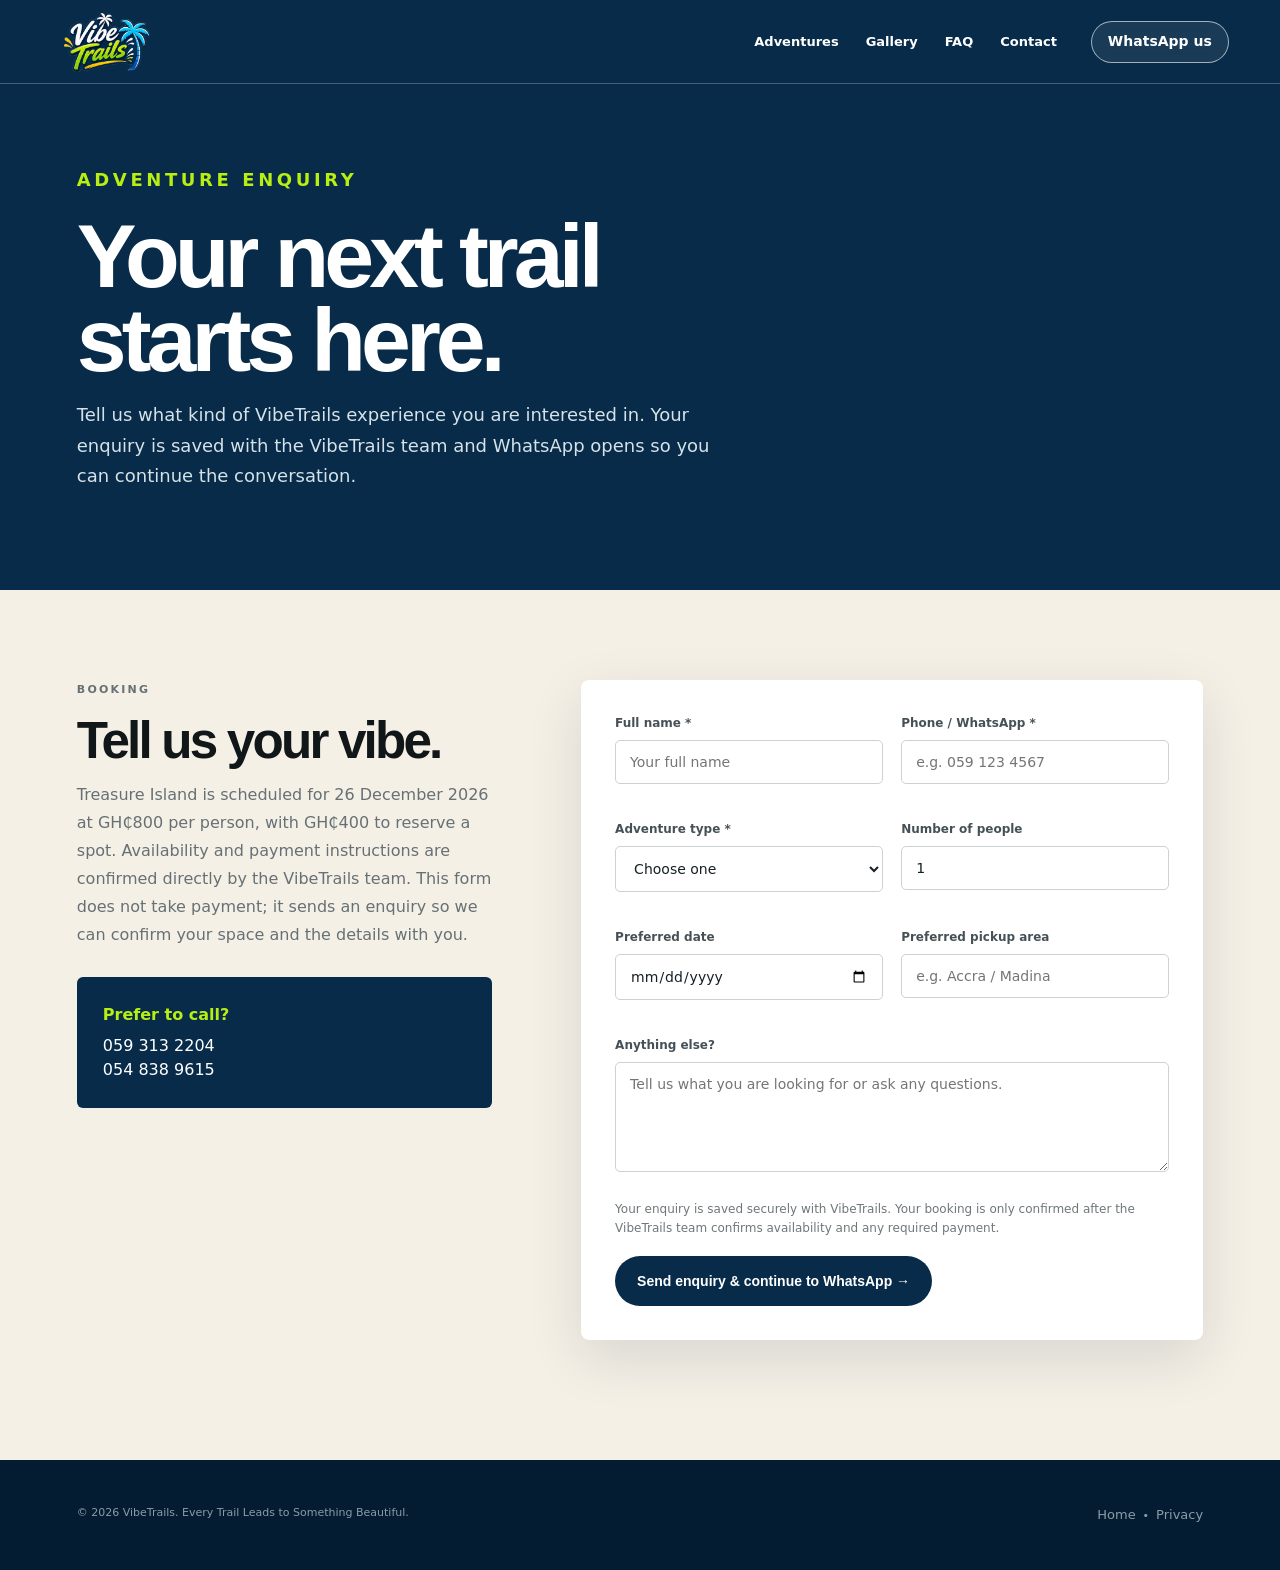
<file: booking.html>
<!doctype html><html lang="en"><head><meta charset="utf-8"><meta name="viewport" content="width=device-width,initial-scale=1"><meta name="theme-color" content="#072b49"><title>Book an Adventure | VibeTrails</title><meta name="description" content="Send a booking enquiry to VibeTrails for upcoming Ghana adventures, hikes, waterfalls and beach experiences."><link rel="canonical" href="https://vibetrails.org/booking.html"><link rel="icon" href="assets/favicon.png"><link rel="stylesheet" href="styles.css"></head><body><header class="site-header static-header"><div class="inner"><a class="logo-link" href="index.html"><img src="assets/logo.png" alt="VibeTrails logo"></a><nav class="desktop-nav"><a href="index.html#adventures">Adventures</a><a href="index.html#gallery">Gallery</a><a href="index.html#faq">FAQ</a><a href="index.html#contact">Contact</a></nav><a class="btn btn-outline header-cta" href="https://wa.me/233593132204" target="_blank" rel="noopener">WhatsApp us</a><button class="menu-toggle" type="button" aria-expanded="false">☰</button></div></header><nav class="mobile-menu"><a href="index.html">Home</a><a href="index.html#adventures">Adventures</a><a href="index.html#gallery">Gallery</a><a href="index.html#contact">Contact</a></nav><main><section class="page-hero"><div class="wrap"><p class="eyebrow light">Adventure enquiry</p><h1 class="display">Your next trail<br>starts here.</h1><p>Tell us what kind of VibeTrails experience you are interested in. Your enquiry is saved with the VibeTrails team and WhatsApp opens so you can continue the conversation.</p></div></section><section class="booking-section"><div class="wrap booking-grid"><div class="booking-side"><p class="eyebrow">Booking</p><h2 class="display">Tell us your vibe.</h2><p>Treasure Island is scheduled for 26 December 2026 at GH₵800 per person, with GH₵400 to reserve a spot. Availability and payment instructions are confirmed directly by the VibeTrails team. This form does not take payment; it sends an enquiry so we can confirm your space and the details with you.</p><div class="info-card"><b>Prefer to call?</b><span>059 313 2204<br>054 838 9615</span></div></div><form class="booking-form" id="bookingForm"><div class="field-grid"><div class="field"><label for="name">Full name *</label><input id="name" name="name" required autocomplete="name" placeholder="Your full name"></div><div class="field"><label for="phone">Phone / WhatsApp *</label><input id="phone" name="phone" required autocomplete="tel" placeholder="e.g. 059 123 4567"></div><div class="field"><label for="adventure">Adventure type *</label><select id="adventure" name="adventure" required><option value="">Choose one</option><option value="Treasure Island Day Trip — 26 December 2026">Treasure Island Day Trip — 26 December 2026</option><option>Next available VibeTrails trip</option><option>Waterfall adventure</option><option>Hiking adventure</option><option>Beach / camping experience</option><option>Private group trip</option><option>Not sure — recommend one</option></select></div><div class="field"><label for="people">Number of people</label><input id="people" name="people" type="number" min="1" value="1"></div><div class="field"><label for="date">Preferred date</label><input id="date" name="date" type="date"></div><div class="field"><label for="pickup">Preferred pickup area</label><input id="pickup" name="pickup" placeholder="e.g. Accra / Madina"></div><div class="field full"><label for="message">Anything else?</label><textarea id="message" name="message" placeholder="Tell us what you are looking for or ask any questions."></textarea></div></div><p class="form-note">Your enquiry is saved securely with VibeTrails. Your booking is only confirmed after the VibeTrails team confirms availability and any required payment.</p><button class="btn btn-dark" type="submit">Send enquiry & continue to WhatsApp →</button><div class="success-box">Your enquiry has been received. WhatsApp should also open so you can continue with the VibeTrails team.</div></form></div></section></main><footer class="footer"><div class="wrap"><div class="footer-bottom" style="margin-top:0;border-top:0;padding-top:0"><span>© 2026 VibeTrails. Every Trail Leads to Something Beautiful.</span><span><a href="index.html" style="display:inline;margin:0;color:inherit">Home</a> &nbsp;•&nbsp; <a href="privacy.html" style="display:inline;margin:0;color:inherit">Privacy</a></span></div></div></footer><script src="script.js"></script><script>if(new URLSearchParams(location.search).get("trip")==="treasure-island"){document.getElementById("adventure").value="Treasure Island Day Trip — 26 December 2026";document.getElementById("date").value="2026-12-26";}</script><script src="booking-sync.js"></script></body></html>
</file>
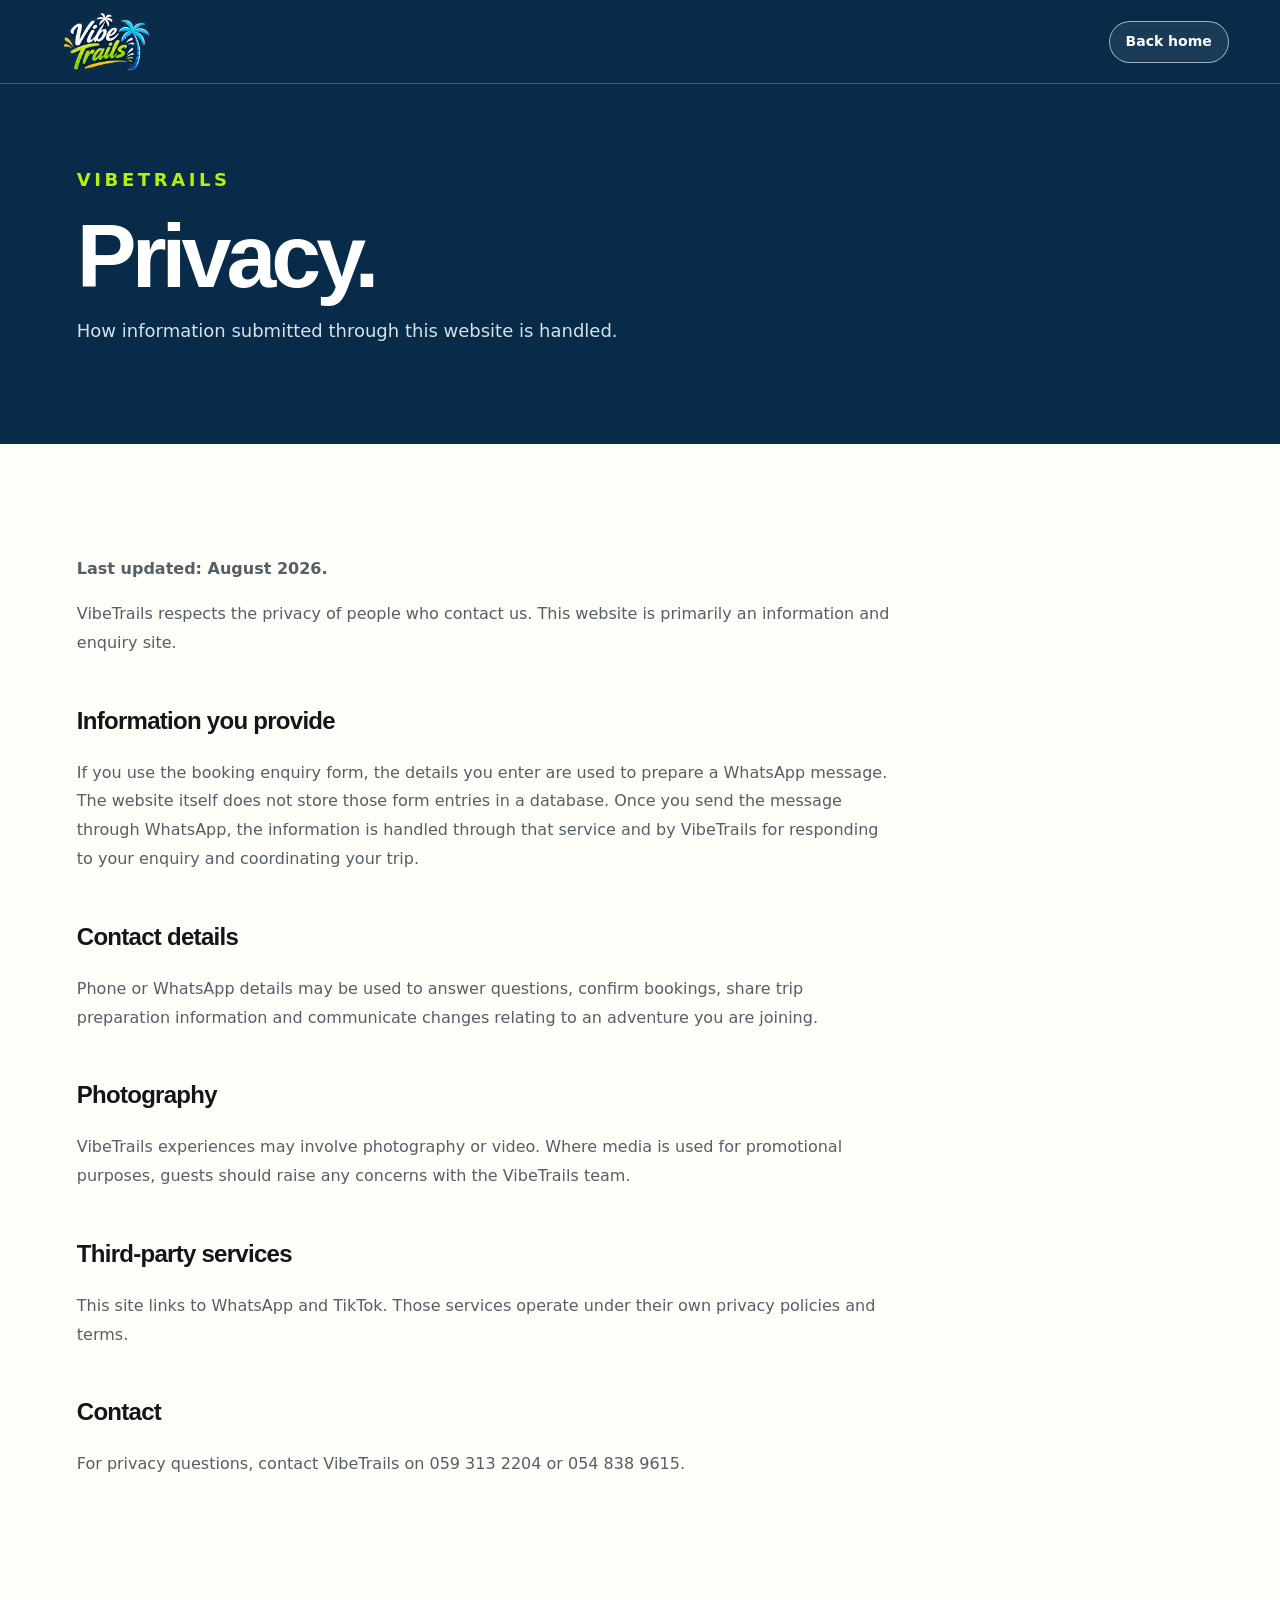
<file: privacy.html>
<!doctype html><html lang="en"><head><meta charset="utf-8"><meta name="viewport" content="width=device-width,initial-scale=1"><title>Privacy | VibeTrails</title><link rel="icon" href="assets/favicon.png"><link rel="stylesheet" href="styles.css"></head><body><header class="site-header static-header"><div class="inner"><a class="logo-link" href="index.html"><img src="assets/logo.png" alt="VibeTrails logo"></a><a class="btn btn-outline header-cta" href="index.html">Back home</a></div></header><main><section class="page-hero"><div class="wrap"><p class="eyebrow light">VibeTrails</p><h1 class="display">Privacy.</h1><p>How information submitted through this website is handled.</p></div></section><section class="legal"><div class="wrap"><article><p><strong>Last updated: August 2026.</strong></p><p>VibeTrails respects the privacy of people who contact us. This website is primarily an information and enquiry site.</p><h2>Information you provide</h2><p>If you use the booking enquiry form, the details you enter are used to prepare a WhatsApp message. The website itself does not store those form entries in a database. Once you send the message through WhatsApp, the information is handled through that service and by VibeTrails for responding to your enquiry and coordinating your trip.</p><h2>Contact details</h2><p>Phone or WhatsApp details may be used to answer questions, confirm bookings, share trip preparation information and communicate changes relating to an adventure you are joining.</p><h2>Photography</h2><p>VibeTrails experiences may involve photography or video. Where media is used for promotional purposes, guests should raise any concerns with the VibeTrails team.</p><h2>Third-party services</h2><p>This site links to WhatsApp and TikTok. Those services operate under their own privacy policies and terms.</p><h2>Contact</h2><p>For privacy questions, contact VibeTrails on 059 313 2204 or 054 838 9615.</p></article></div></section></main></body></html>
</file>
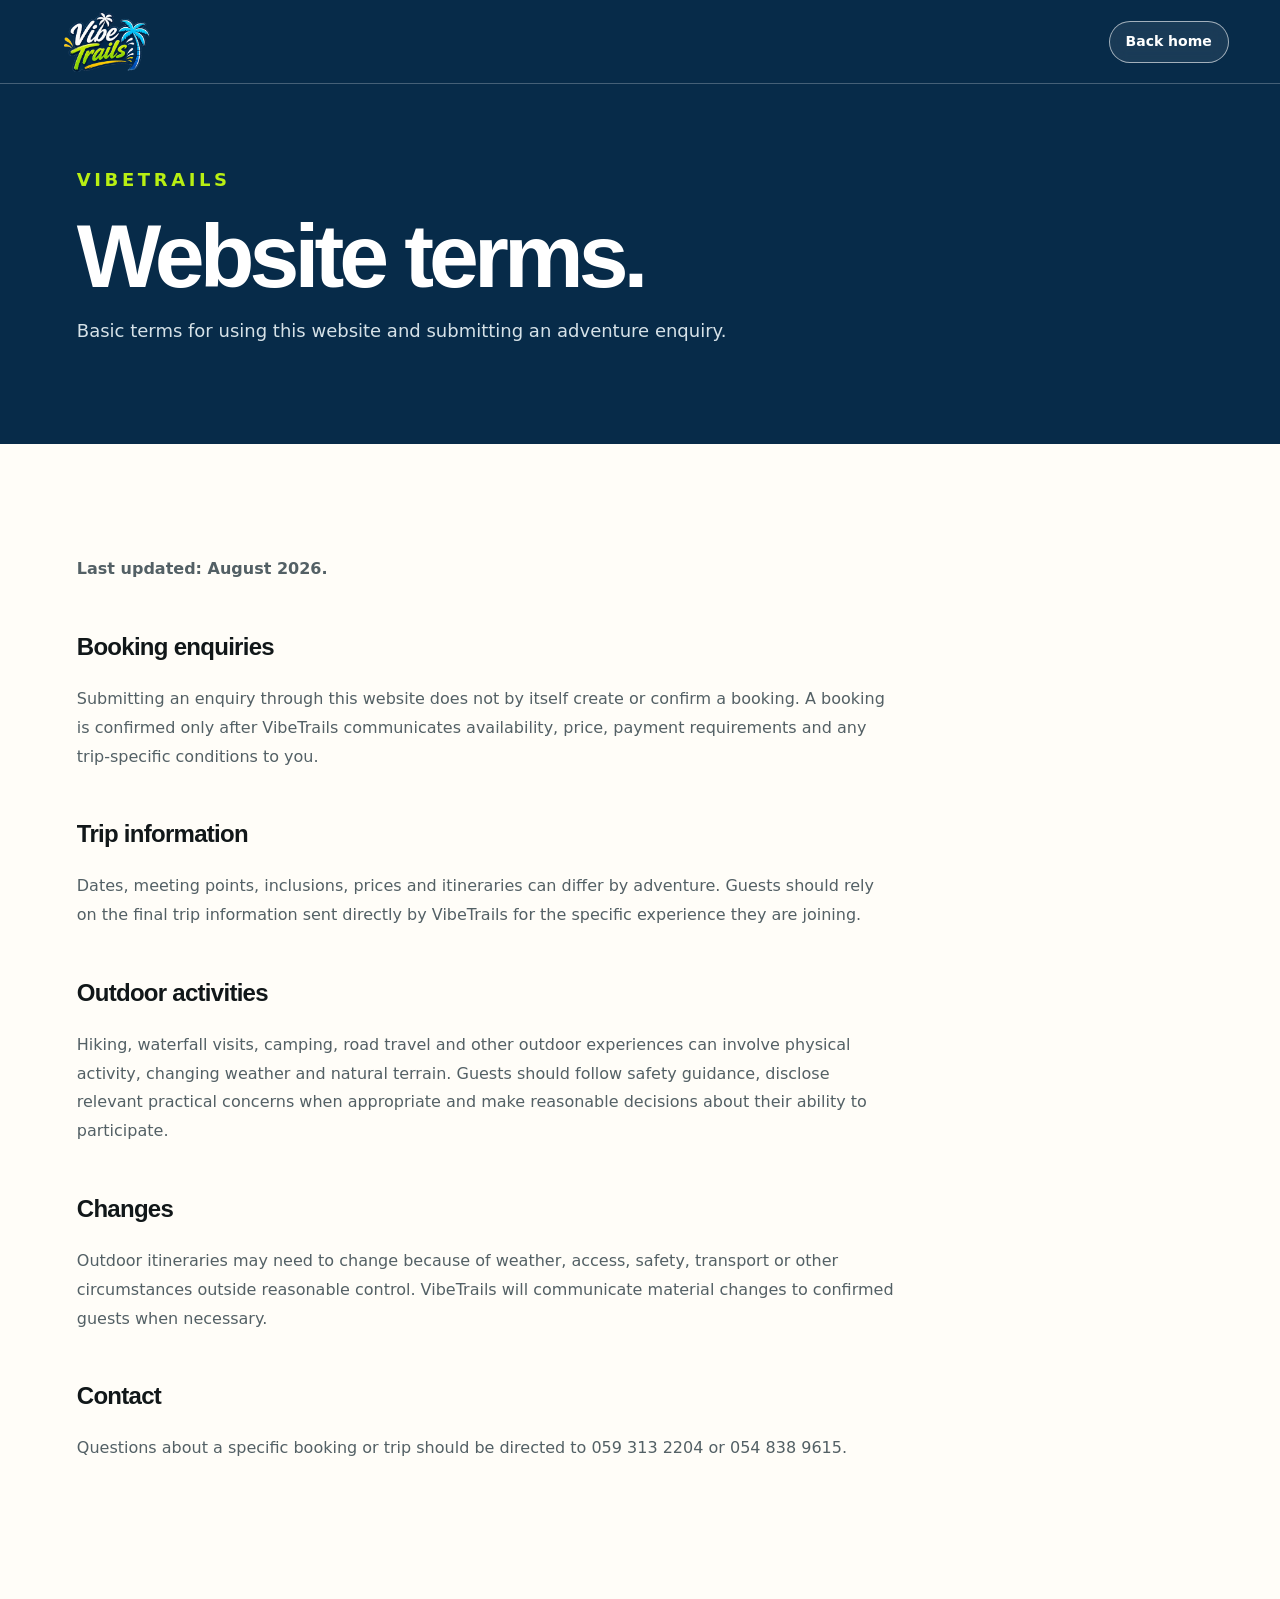
<file: terms.html>
<!doctype html><html lang="en"><head><meta charset="utf-8"><meta name="viewport" content="width=device-width,initial-scale=1"><title>Terms | VibeTrails</title><link rel="icon" href="assets/favicon.png"><link rel="stylesheet" href="styles.css"></head><body><header class="site-header static-header"><div class="inner"><a class="logo-link" href="index.html"><img src="assets/logo.png" alt="VibeTrails logo"></a><a class="btn btn-outline header-cta" href="index.html">Back home</a></div></header><main><section class="page-hero"><div class="wrap"><p class="eyebrow light">VibeTrails</p><h1 class="display">Website terms.</h1><p>Basic terms for using this website and submitting an adventure enquiry.</p></div></section><section class="legal"><div class="wrap"><article><p><strong>Last updated: August 2026.</strong></p><h2>Booking enquiries</h2><p>Submitting an enquiry through this website does not by itself create or confirm a booking. A booking is confirmed only after VibeTrails communicates availability, price, payment requirements and any trip-specific conditions to you.</p><h2>Trip information</h2><p>Dates, meeting points, inclusions, prices and itineraries can differ by adventure. Guests should rely on the final trip information sent directly by VibeTrails for the specific experience they are joining.</p><h2>Outdoor activities</h2><p>Hiking, waterfall visits, camping, road travel and other outdoor experiences can involve physical activity, changing weather and natural terrain. Guests should follow safety guidance, disclose relevant practical concerns when appropriate and make reasonable decisions about their ability to participate.</p><h2>Changes</h2><p>Outdoor itineraries may need to change because of weather, access, safety, transport or other circumstances outside reasonable control. VibeTrails will communicate material changes to confirmed guests when necessary.</p><h2>Contact</h2><p>Questions about a specific booking or trip should be directed to 059 313 2204 or 054 838 9615.</p></article></div></section></main></body></html>
</file>
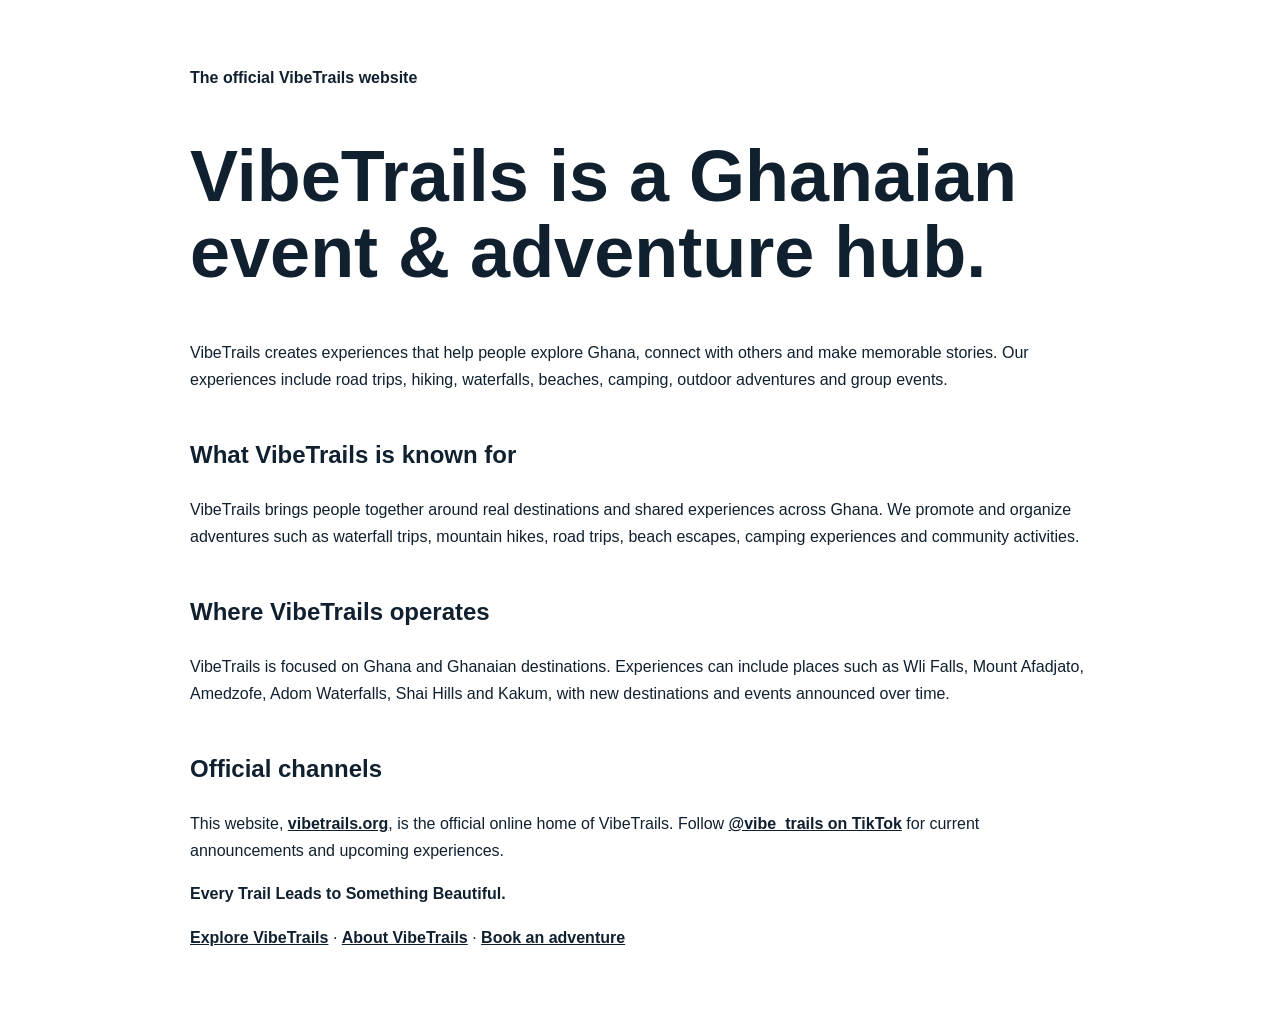
<file: vibetrails.html>
<!doctype html>
<html lang="en">
<head>
  <meta charset="utf-8">
  <meta name="viewport" content="width=device-width,initial-scale=1">
  <title>VibeTrails | Official Ghana Event & Adventure Hub</title>
  <meta name="description" content="VibeTrails is a Ghanaian event and adventure hub creating road trips, hiking, waterfall, beach, camping and group experiences across Ghana. Every Trail Leads to Something Beautiful.">
  <meta name="keywords" content="VibeTrails Ghana, VibeTrails, Ghana event hub, Ghana adventure, Ghana group trips, Ghana road trips, Ghana hiking, Ghana waterfalls, Ghana beach trips, Ghana camping">
  <meta name="author" content="VibeTrails">
  <link rel="canonical" href="https://vibetrails.org/vibetrails.html">
  <meta property="og:title" content="VibeTrails | Official Ghana Event & Adventure Hub">
  <meta property="og:description" content="The official VibeTrails website. Discover Ghana through road trips, adventures, nature, events and community experiences.">
  <meta property="og:type" content="website">
  <meta property="og:url" content="https://vibetrails.org/vibetrails.html">
  <meta property="og:image" content="https://vibetrails.org/assets/hero-mountain.jpg">
  <meta name="twitter:card" content="summary_large_image">
  <meta name="twitter:title" content="VibeTrails | Official Ghana Event & Adventure Hub">
  <meta name="twitter:description" content="VibeTrails is a Ghanaian event and adventure hub creating memorable experiences across Ghana.">
  <meta name="twitter:image" content="https://vibetrails.org/assets/hero-mountain.jpg">
  <link rel="icon" href="assets/favicon.png">
  <script type="application/ld+json">
  {
    "@context":"https://schema.org",
    "@graph":[
      {
        "@type":"Organization",
        "@id":"https://vibetrails.org/#organization",
        "name":"VibeTrails",
        "alternateName":["VibeTrails Ghana","VibeTrails Event & Adventure Hub"],
        "url":"https://vibetrails.org/",
        "logo":"https://vibetrails.org/assets/logo.png",
        "description":"VibeTrails is a Ghanaian event and adventure hub creating road trips, hiking, waterfall, beach, camping and group experiences across Ghana.",
        "areaServed":{"@type":"Country","name":"Ghana"},
        "sameAs":["https://www.tiktok.com/@vibe_trails"],
        "knowsAbout":["Ghana travel experiences","events in Ghana","group adventures","road trips","hiking","waterfalls","beach trips","camping","outdoor experiences","hidden gems in Ghana"]
      },
      {
        "@type":"WebSite",
        "@id":"https://vibetrails.org/#website",
        "url":"https://vibetrails.org/",
        "name":"VibeTrails",
        "alternateName":"VibeTrails Ghana",
        "description":"Adventure, nature and community experiences across Ghana.",
        "publisher":{"@id":"https://vibetrails.org/#organization"}
      },
      {
        "@type":"WebPage",
        "@id":"https://vibetrails.org/vibetrails.html#webpage",
        "url":"https://vibetrails.org/vibetrails.html",
        "name":"VibeTrails | Official Ghana Event & Adventure Hub",
        "description":"Official information about VibeTrails and its Ghana-based event, travel and adventure experiences.",
        "isPartOf":{"@id":"https://vibetrails.org/#website"},
        "about":{"@id":"https://vibetrails.org/#organization"},
        "mainEntity":{"@id":"https://vibetrails.org/#organization"}
      }
    ]
  }
  </script>
  <style>body{font-family:Arial,sans-serif;max-width:900px;margin:0 auto;padding:48px 24px;line-height:1.7;color:#10202f}h1{font-size:clamp(2.4rem,6vw,4.5rem);line-height:1.05}h2{margin-top:42px}a{color:inherit;font-weight:700}</style>
</head>
<body>
  <main>
    <p><strong>The official VibeTrails website</strong></p>
    <h1>VibeTrails is a Ghanaian event &amp; adventure hub.</h1>
    <p>VibeTrails creates experiences that help people explore Ghana, connect with others and make memorable stories. Our experiences include road trips, hiking, waterfalls, beaches, camping, outdoor adventures and group events.</p>
    <h2>What VibeTrails is known for</h2>
    <p>VibeTrails brings people together around real destinations and shared experiences across Ghana. We promote and organize adventures such as waterfall trips, mountain hikes, road trips, beach escapes, camping experiences and community activities.</p>
    <h2>Where VibeTrails operates</h2>
    <p>VibeTrails is focused on Ghana and Ghanaian destinations. Experiences can include places such as Wli Falls, Mount Afadjato, Amedzofe, Adom Waterfalls, Shai Hills and Kakum, with new destinations and events announced over time.</p>
    <h2>Official channels</h2>
    <p>This website, <a href="https://vibetrails.org/">vibetrails.org</a>, is the official online home of VibeTrails. Follow <a href="https://www.tiktok.com/@vibe_trails">@vibe_trails on TikTok</a> for current announcements and upcoming experiences.</p>
    <p><strong>Every Trail Leads to Something Beautiful.</strong></p>
    <p><a href="/">Explore VibeTrails</a> · <a href="/about.html">About VibeTrails</a> · <a href="/booking.html">Book an adventure</a></p>
  </main>
</body>
</html>
</file>
<file: styles.css>
:root{--navy:#072b49;--navy2:#031c31;--lime:#b8ef13;--sky:#22c8ee;--yellow:#ffc928;--sand:#f5f0e6;--paper:#fffdf8;--ink:#111719;--muted:#667075;--line:#d9ddd9;--white:#fff;--shadow:0 18px 55px rgba(3,28,49,.12)}
*{box-sizing:border-box}html{scroll-behavior:smooth}body{margin:0;font-family:system-ui,-apple-system,BlinkMacSystemFont,'Segoe UI',Arial,sans-serif;color:var(--ink);background:var(--paper);line-height:1.5}body.menu-open{overflow:hidden}img{max-width:100%;display:block}a{color:inherit}.wrap{width:min(1180px,88vw);margin:auto}.eyebrow{margin:0 0 18px;font-size:11px;font-weight:800;letter-spacing:.2em;text-transform:uppercase;color:#607d00}.eyebrow.light{color:var(--lime)}.display{font-family:Arial,sans-serif;letter-spacing:-.055em;line-height:.94;margin:0;font-weight:800}.btn{display:inline-flex;align-items:center;justify-content:center;gap:9px;min-height:50px;padding:0 21px;border-radius:999px;border:1px solid transparent;text-decoration:none;font-size:14px;font-weight:800;transition:.22s ease;cursor:pointer}.btn:hover{transform:translateY(-2px)}.btn-lime{background:var(--lime);color:var(--navy2)}.btn-lime:hover{box-shadow:0 10px 30px rgba(184,239,19,.23)}.btn-dark{background:var(--navy);color:#fff}.btn-outline{border-color:rgba(255,255,255,.6);color:#fff;background:rgba(255,255,255,.08);backdrop-filter:blur(8px)}.btn-soft{background:#edf4dc;color:#244100}.site-header{height:84px;position:absolute;z-index:100;top:0;left:0;right:0;display:flex;align-items:center;border-bottom:1px solid rgba(255,255,255,.25);color:#fff}.site-header .inner{width:min(1240px,92vw);margin:auto;display:flex;align-items:center;gap:34px}.logo-link{margin-right:auto}.logo-link img{width:112px;height:60px;object-fit:contain}.desktop-nav{display:flex;gap:27px;align-items:center}.desktop-nav a{text-decoration:none;font-size:13px;font-weight:700}.desktop-nav a:hover{color:var(--lime)}.header-cta{min-height:42px;padding:0 16px}.menu-toggle{display:none;border:0;background:none;color:#fff;font-size:26px;padding:4px;cursor:pointer}.mobile-menu{display:none}.hero{height:min(880px,100svh);min-height:720px;position:relative;display:flex;align-items:flex-end;overflow:hidden;background:var(--navy)}.hero-media,.hero-shade{position:absolute;inset:0}.hero-media img{width:100%;height:100%;object-fit:cover;object-position:center 43%}.hero-shade{background:linear-gradient(90deg,rgba(3,28,49,.84) 0%,rgba(3,28,49,.51) 48%,rgba(3,28,49,.1) 82%),linear-gradient(0deg,rgba(3,28,49,.58),transparent 55%)}.hero-content{position:relative;z-index:2;color:#fff;padding-bottom:8vh;width:min(1180px,88vw);margin:auto}.hero h1{font-size:clamp(64px,8.8vw,128px);max-width:950px}.hero h1 span{color:var(--lime);font-weight:600}.hero .sub{font-size:clamp(16px,1.7vw,21px);max-width:650px;color:#e7eef2;margin:28px 0 31px;line-height:1.65}.hero-actions{display:flex;gap:12px;flex-wrap:wrap}.hero-stamp{position:absolute;right:6vw;bottom:7vh;z-index:3;color:#fff;text-align:right}.hero-stamp strong{font-family:Arial,sans-serif;font-size:20px;display:block}.hero-stamp span{font-size:11px;letter-spacing:.15em;text-transform:uppercase;color:#d4e0e7}.trustbar{background:var(--navy2);color:#dbe7ed;padding:18px 0}.trustbar .wrap{display:flex;justify-content:center;gap:44px;flex-wrap:wrap}.trustbar span{font-size:12px;font-weight:700;letter-spacing:.06em;text-transform:uppercase}.trustbar b{color:var(--lime);margin-right:6px}.intro{padding:125px 0;background:var(--sand)}.intro-grid{display:grid;grid-template-columns:.8fr 1.2fr;gap:10vw;align-items:start}.intro h2{font-size:clamp(50px,6vw,84px)}.intro h2 span{color:#617d08;font-weight:500}.intro-copy{padding-top:24px}.intro-copy .lead{font-size:20px;line-height:1.8;color:#434a4d;margin:0 0 45px}.pillars{display:grid;grid-template-columns:repeat(3,1fr);gap:18px}.pillar{border-top:1px solid #c6c0b3;padding-top:22px}.pillar b{display:block;font-family:Arial,sans-serif;font-size:17px;margin-bottom:7px}.pillar span{font-size:13px;color:#747474}.story-split{display:grid;grid-template-columns:1.08fr .92fr;min-height:760px;background:var(--navy);color:#fff}.story-photo{position:relative;min-height:620px}.story-photo img{width:100%;height:100%;object-fit:cover}.story-copy{padding:10vw 7vw;display:flex;flex-direction:column;justify-content:center}.story-copy h2{font-size:clamp(52px,6vw,86px)}.story-copy p:not(.eyebrow){color:#d4e0e6;line-height:1.85;max-width:500px;font-size:17px;margin:28px 0}.text-link{color:var(--lime);text-decoration:none;font-weight:800}.adventures{padding:120px 0;background:#fff}.section-head{display:flex;justify-content:space-between;align-items:end;gap:50px;margin-bottom:46px}.section-head h2{font-size:clamp(48px,5.8vw,78px)}.section-head>p{max-width:430px;color:var(--muted);line-height:1.75;margin:0}.adventure-grid{display:grid;grid-template-columns:repeat(3,1fr);gap:17px}.adventure-card{height:580px;position:relative;overflow:hidden;border-radius:5px;background:#08151c;color:#fff}.adventure-card img{width:100%;height:100%;object-fit:cover;transition:.6s ease}.adventure-card:hover img{transform:scale(1.035)}.adventure-card:after{content:"";position:absolute;inset:0;background:linear-gradient(0deg,rgba(3,22,35,.9) 0%,rgba(3,22,35,.15) 64%)}.card-copy{position:absolute;z-index:2;left:0;right:0;bottom:0;padding:34px}.tag{font-size:10px;letter-spacing:.16em;text-transform:uppercase;color:var(--lime);font-weight:800}.card-copy h3{font-family:Arial,sans-serif;font-size:31px;letter-spacing:-.04em;margin:8px 0}.card-copy p{color:#d8e0e4;margin:0;font-size:14px;line-height:1.6}.past-trails{padding:90px 0;background:var(--paper);border-top:1px solid #ece9e1}.trail-row{display:flex;align-items:center;gap:22px;flex-wrap:wrap}.trail-row .label{font-size:12px;font-weight:800;letter-spacing:.16em;text-transform:uppercase;color:#6b7275;margin-right:14px}.trail-chip{padding:11px 15px;border:1px solid #d5d7d2;border-radius:999px;font-size:13px;font-weight:700;background:#fff}.community{background:#0d171b;color:#fff}.community-grid{display:grid;grid-template-columns:.88fr 1.12fr;min-height:760px}.community-copy{padding:10vw 7vw;display:flex;flex-direction:column;justify-content:center}.community h2{font-size:clamp(52px,6vw,86px)}.community h2 span{font-weight:500;color:var(--lime)}.community-copy>p:not(.eyebrow){color:#c0c9cd;line-height:1.85;font-size:17px}.community-photo img{width:100%;height:100%;object-fit:cover}.journey{padding:120px 0;background:var(--sand)}.journey h2{font-size:clamp(48px,5.8vw,78px);max-width:700px}.steps{margin-top:58px;display:grid;grid-template-columns:repeat(4,1fr);gap:0;border-top:1px solid #c9c3b8}.step{padding:28px 26px 0 0}.step .num{width:38px;height:38px;border-radius:50%;display:grid;place-items:center;background:var(--navy);color:var(--lime);font-size:12px;font-weight:800;margin-bottom:22px}.step h3{font-family:Arial,sans-serif;margin:0 0 9px;font-size:20px;letter-spacing:-.03em}.step p{font-size:14px;color:#6c6c6c;line-height:1.7;margin:0}.gallery{padding:120px 0;background:#fff}.gallery-grid{display:grid;grid-template-columns:1.2fr .8fr 1fr;grid-auto-rows:285px;gap:11px}.gallery-grid figure{margin:0;overflow:hidden;border-radius:3px;position:relative}.gallery-grid figure:nth-child(1),.gallery-grid figure:nth-child(5){grid-row:span 2}.gallery-grid img{width:100%;height:100%;object-fit:cover;transition:.4s}.gallery-grid figure:hover img{transform:scale(1.025)}.gallery-grid figcaption{position:absolute;bottom:13px;left:13px;background:rgba(3,28,49,.8);color:#fff;padding:7px 10px;font-size:10px;letter-spacing:.08em;text-transform:uppercase;border-radius:2px;opacity:0;transition:.25s}.gallery-grid figure:hover figcaption{opacity:1}.faq{padding:120px 0;background:var(--paper)}.faq-grid{display:grid;grid-template-columns:.7fr 1.3fr;gap:9vw}.faq h2{font-size:clamp(48px,5.8vw,76px)}.accordion{border-top:1px solid var(--line)}.faq-item{border-bottom:1px solid var(--line)}.faq-q{width:100%;border:0;background:none;text-align:left;padding:23px 2px;display:flex;justify-content:space-between;gap:20px;font:700 16px system-ui,-apple-system,'Segoe UI',Arial,sans-serif;cursor:pointer;color:var(--ink)}.faq-q span:last-child{font-size:22px;font-weight:400}.faq-a{max-height:0;overflow:hidden;transition:max-height .3s ease}.faq-a p{color:var(--muted);line-height:1.75;padding:0 40px 22px 2px;margin:0}.faq-item.open .faq-a{max-height:220px}.faq-item.open .faq-q span:last-child{transform:rotate(45deg)}.contact{position:relative;min-height:800px;display:grid;place-items:center;color:#fff;overflow:hidden;text-align:center;background:var(--navy)}.contact-bg,.contact-shade{position:absolute;inset:0}.contact-bg img{width:100%;height:100%;object-fit:cover;object-position:center 40%}.contact-shade{background:rgba(3,28,49,.76)}.contact-content{position:relative;z-index:2;width:min(760px,88vw);padding:90px 0}.contact-logo{width:145px;margin:0 auto 22px}.contact h2{font-size:clamp(58px,7vw,98px)}.contact-copy{font-size:17px;line-height:1.8;color:#e2ebef;max-width:570px;margin:24px auto 29px}.contact-actions{display:flex;justify-content:center;gap:12px;flex-wrap:wrap}.contact-numbers{margin-top:25px;font-size:14px}.contact-numbers a{text-decoration:none;color:#fff}.social-line{margin-top:18px;font-size:13px}.social-line a{color:var(--lime);font-weight:800;text-decoration:none}.footer{background:var(--navy2);color:#d6e1e6;padding:45px 0}.footer-grid{display:grid;grid-template-columns:1.2fr .8fr .8fr;gap:70px;align-items:start}.footer-logo{width:108px;margin-bottom:14px}.footer small{color:#9fb0b9;line-height:1.7}.footer h4{color:#fff;font-family:Arial,sans-serif;margin:7px 0 15px;font-size:14px}.footer a{display:block;color:#b8c5cb;text-decoration:none;font-size:13px;margin:8px 0}.footer a:hover{color:var(--lime)}.footer-bottom{border-top:1px solid rgba(255,255,255,.1);margin-top:35px;padding-top:24px;display:flex;justify-content:space-between;gap:20px;font-size:11px;color:#899da7}.whatsapp-float{position:fixed;right:20px;bottom:20px;z-index:50;background:#1fc05b;color:#fff;border-radius:999px;text-decoration:none;box-shadow:0 12px 35px rgba(0,0,0,.25);padding:13px 17px;font-size:13px;font-weight:800}.page-hero{min-height:420px;background:var(--navy);color:#fff;padding:165px 0 80px}.page-hero h1{font-size:clamp(55px,7vw,92px)}.page-hero p{max-width:650px;color:#d6e2e8;font-size:18px;line-height:1.7}.static-header{position:absolute}.booking-section{padding:90px 0 120px;background:var(--sand)}.booking-grid{display:grid;grid-template-columns:.8fr 1.2fr;gap:7vw}.booking-side h2{font-size:clamp(42px,4vw,62px)}.booking-side p{color:var(--muted);line-height:1.75}.info-card{margin-top:28px;background:var(--navy);color:#fff;border-radius:6px;padding:26px}.info-card b{display:block;color:var(--lime);margin-bottom:7px}.booking-form{background:#fff;border-radius:8px;padding:34px;box-shadow:var(--shadow)}.field-grid{display:grid;grid-template-columns:1fr 1fr;gap:18px}.field{display:flex;flex-direction:column;gap:8px;margin-bottom:18px}.field.full{grid-column:1/-1}.field label{font-size:12px;font-weight:800;color:#465157}.field input,.field select,.field textarea{width:100%;border:1px solid #ccd2d4;border-radius:5px;padding:13px 14px;font:14px system-ui,-apple-system,'Segoe UI',Arial,sans-serif;background:#fff;color:#152025}.field textarea{min-height:110px;resize:vertical}.form-note{font-size:12px;color:#6f777a;line-height:1.6;margin:10px 0 18px}.success-box{display:none;margin-top:18px;padding:15px;background:#eff8de;border:1px solid #d0e7a5;border-radius:5px;font-size:13px}.legal{padding:95px 0 120px}.legal article{max-width:820px}.legal h2{font-family:Arial,sans-serif;letter-spacing:-.03em;margin-top:45px}.legal p,.legal li{color:#536065;line-height:1.8}.legal ul{padding-left:22px}
@media(max-width:900px){.desktop-nav,.site-header .header-cta{display:none}.menu-toggle{display:block}.mobile-menu{position:fixed;top:70px;left:0;right:0;z-index:99;background:var(--navy2);padding:20px 6vw 30px;flex-direction:column}.mobile-menu.open{display:flex}.mobile-menu a{color:#fff;text-decoration:none;padding:12px 0;border-bottom:1px solid rgba(255,255,255,.1);font-weight:700}.site-header{height:70px}.logo-link img{width:88px;height:50px}.hero{min-height:690px;height:92svh}.hero-content{padding-bottom:65px}.hero h1{font-size:clamp(57px,15vw,80px)}.hero-stamp{display:none}.intro{padding:85px 0}.intro-grid,.story-split,.community-grid,.faq-grid,.booking-grid{grid-template-columns:1fr;gap:45px}.intro-copy{padding-top:0}.story-copy,.community-copy{padding:80px 7vw}.story-photo,.community-photo{min-height:540px;order:-1}.adventures,.gallery,.journey,.faq{padding:85px 0}.section-head{display:block}.section-head>p{margin-top:22px}.adventure-grid{grid-template-columns:1fr}.adventure-card{height:520px}.steps{grid-template-columns:1fr 1fr;gap:35px}.gallery-grid{grid-template-columns:1fr 1fr;grid-auto-rows:250px}.gallery-grid figure:nth-child(1),.gallery-grid figure:nth-child(5){grid-row:span 1}.contact{min-height:720px}.footer-grid{grid-template-columns:1fr 1fr}.footer-grid>div:first-child{grid-column:1/-1}.page-hero{padding-top:135px}.booking-section{padding:70px 0 90px}}
@media(max-width:600px){.wrap,.hero-content{width:min(100% - 40px,1180px)}.trustbar .wrap{gap:14px 26px;justify-content:flex-start}.intro h2,.section-head h2,.story-copy h2,.community h2,.journey h2,.faq h2{font-size:46px}.pillars,.steps{grid-template-columns:1fr}.adventure-card{height:475px}.gallery-grid{grid-template-columns:1fr;grid-auto-rows:380px}.contact h2{font-size:56px}.contact-actions{flex-direction:column}.contact-actions .btn{width:100%}.footer-grid{grid-template-columns:1fr;gap:30px}.footer-grid>div:first-child{grid-column:auto}.footer-bottom{flex-direction:column}.field-grid{grid-template-columns:1fr}.booking-form{padding:24px 20px}.whatsapp-float{right:13px;bottom:13px;padding:12px 14px}.hero-actions .btn{width:100%}}
@media(prefers-reduced-motion:reduce){html{scroll-behavior:auto}*{transition:none!important}}

.gallery-grid figcaption{opacity:1;background:rgba(3,28,49,.82);font-size:12px;letter-spacing:.03em;text-transform:none}
</file>
<file: upcoming.css>
.upcoming{padding:110px 0;background:#f5f0e6}.upcoming-head{display:flex;justify-content:space-between;align-items:end;gap:50px;margin-bottom:42px}.upcoming-head h2{font-size:clamp(48px,5.8vw,78px);margin:0}.upcoming-head h2 span{color:#617d08;font-weight:500}.upcoming-head>p{max-width:450px;color:#667075;line-height:1.75;margin:0}.event-feature{display:grid;grid-template-columns:.9fr 1.1fr;background:#072b49;color:#fff;border-radius:12px;overflow:hidden;box-shadow:0 18px 55px rgba(3,28,49,.15)}.event-art{min-height:620px}.event-art img{width:100%;height:100%;object-fit:cover}.event-info{padding:55px;display:flex;flex-direction:column;justify-content:center}.event-kicker{display:flex;gap:8px;flex-wrap:wrap}.event-pill{padding:8px 11px;border-radius:999px;background:#b8ef13;color:#031c31;font-size:10px;font-weight:900;letter-spacing:.12em;text-transform:uppercase}.event-pill-dark{background:rgba(255,255,255,.1);color:#fff;border:1px solid rgba(255,255,255,.18)}.event-info h3{font-family:Arial,sans-serif;font-size:clamp(42px,5vw,68px);letter-spacing:-.055em;line-height:.95;margin:22px 0 14px}.event-sub{color:#d7e2e7;line-height:1.75;margin:0 0 28px;max-width:590px}.event-facts{display:grid;grid-template-columns:1fr 1fr;border-top:1px solid rgba(255,255,255,.16);border-bottom:1px solid rgba(255,255,255,.16);margin-bottom:24px}.fact{padding:17px 18px 17px 0}.fact:nth-child(odd){border-right:1px solid rgba(255,255,255,.16)}.fact:nth-child(even){padding-left:18px}.fact:nth-child(-n+2){border-bottom:1px solid rgba(255,255,255,.16)}.fact small,.price small{display:block;color:#b8ef13;text-transform:uppercase;letter-spacing:.13em;font-size:9px;font-weight:900;margin-bottom:5px}.fact strong{font-size:14px}.included{display:grid;grid-template-columns:1fr 1fr;gap:8px 20px;color:#dce6ea;font-size:13px;margin-bottom:30px}.included span::first-letter{color:#b8ef13}.price-row{display:flex;justify-content:space-between;align-items:center;gap:20px}.price strong{font-family:Arial,sans-serif;font-size:44px;letter-spacing:-.05em}.countdown{margin-top:20px;color:#b8ef13;font-size:12px;font-weight:800;letter-spacing:.05em}.events-note{text-align:center;margin-top:18px;color:#667075;font-size:13px}.events-note a{font-weight:800;color:#072b49;text-decoration:none}@media(max-width:900px){.upcoming{padding:85px 0}.upcoming-head{display:block}.upcoming-head>p{margin-top:20px}.event-feature{grid-template-columns:1fr}.event-art{min-height:520px}.event-info{padding:40px}}@media(max-width:600px){.upcoming-head h2{font-size:46px}.event-art{min-height:420px}.event-info{padding:30px 22px}.event-facts,.included{grid-template-columns:1fr}.fact,.fact:nth-child(even){padding:14px 0;border-right:0!important;border-bottom:1px solid rgba(255,255,255,.16)}.price-row{align-items:flex-start;flex-direction:column}.price-row .btn{width:100%}.price strong{font-size:40px}}
</file>
